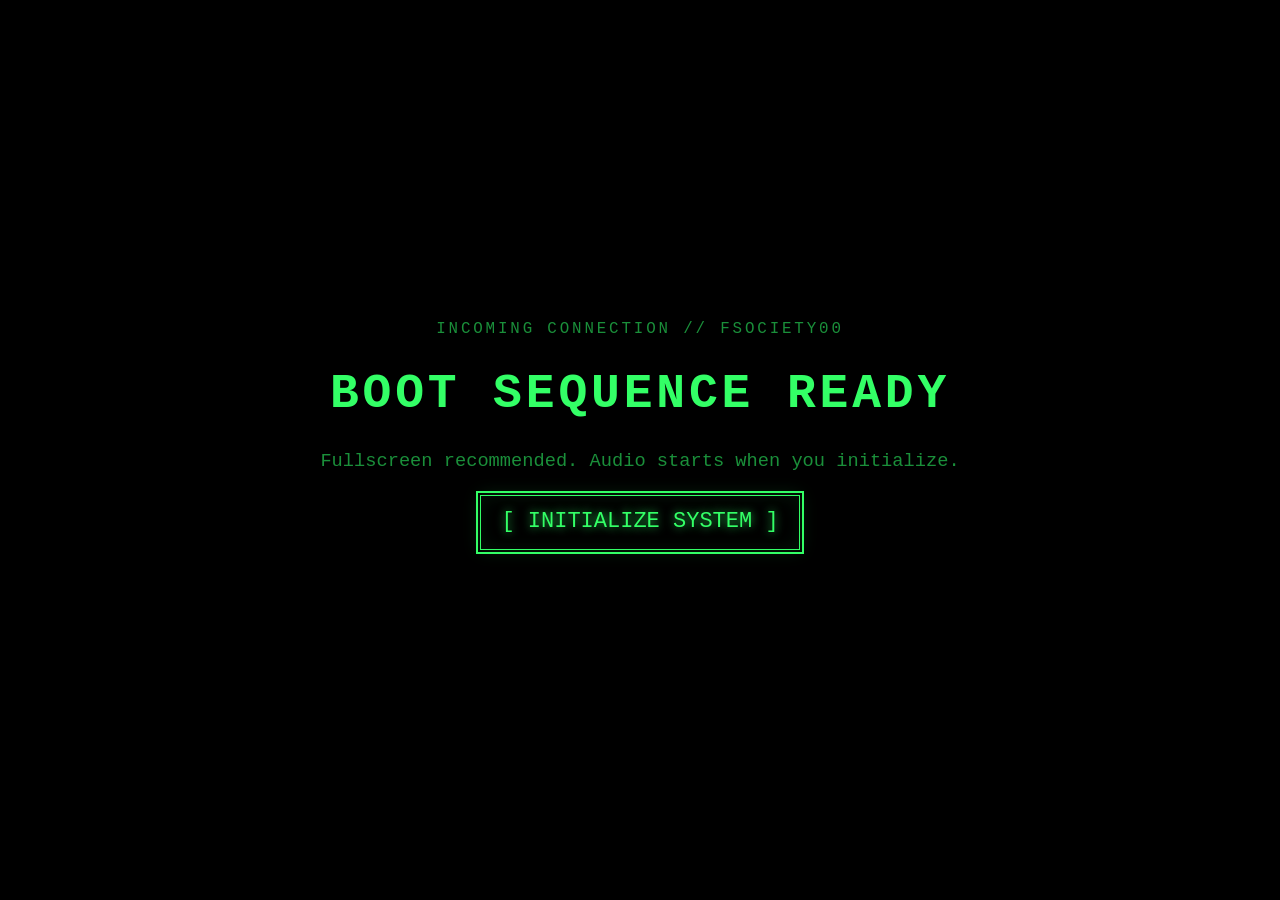
<file: sites/fsociety00/public/index.html>
<!DOCTYPE html>
<html lang="en">
<head>
  <meta charset="UTF-8">
  <meta name="viewport" content="width=device-width, initial-scale=1">
  <meta name="description" content="An interactive terminal story. Find the key before the trace finds you.">
  <meta name="theme-color" content="#000000">
  <meta property="og:title" content="fsociety00">
  <meta property="og:description" content="An interactive terminal story. Find the key before the trace finds you.">
  <meta property="og:type" content="website">
  <link rel="icon" href="favicon.svg" type="image/svg+xml" sizes="any">
  <!-- sdb9 :: layer 1/3 :: ghost -->
  <meta name="sdb9-part-one" content="ghost">
  <title>fsociety00</title>
  <link rel="stylesheet" href="styles.css">
</head>
<body>
  <canvas id="rain" aria-hidden="true"></canvas>
  <dialog class="launch" id="launch" aria-labelledby="launchTitle">
    <div class="launch-signal">INCOMING CONNECTION // FSOCIETY00</div>
    <h1 id="launchTitle">BOOT SEQUENCE READY</h1>
    <p>Fullscreen recommended. Audio starts when you initialize.</p>
    <button id="initialize" type="button">
      <span class="initialize-label">[ INITIALIZE SYSTEM ]</span>
      <span class="initialize-progress" aria-hidden="true"></span>
    </button>
    <div class="launch-status" id="launchStatus" aria-live="polite"></div>
  </dialog>
  <div class="screen" id="screen">
    <div class="output" id="output" role="log" aria-live="off" aria-label="Terminal output"></div>
    <div class="sr-only" id="srAnnouncer" aria-live="polite" aria-relevant="additions"></div>
    <div class="line" id="promptLine" hidden>
      <span class="prompt">guest@fsociety00:~$</span>
      <span class="cursor"></span>
    </div>
    <button class="skip" id="skipHint" type="button" aria-label="Hold for 3 seconds to skip the boot sequence" hidden>
      <span class="skip-label">HOLD 3S // SKIP BOOT</span>
      <span class="skip-progress" aria-hidden="true"></span>
    </button>
  </div>
  <button class="case-trigger" id="caseTrigger" type="button" aria-label="Open evidence board" hidden>
    <span>CASE FILE</span><span class="case-count">00</span>
  </button>
  <div class="shutdown-sequence" id="shutdownSequence" role="status" aria-live="assertive" hidden>
    <div class="shutdown-frame">
      <div class="shutdown-mark">FSOCIETY00 <span>///</span> CONSOLE CONTROL</div>
      <div class="shutdown-kicker" id="shutdownKicker">LOCAL DISPLAY // POWER DOWN</div>
      <h2 class="shutdown-title" id="shutdownTitle">CLOSING<br>SESSION</h2>
      <div class="shutdown-readout">
        <span id="shutdownPhase">FLUSHING LOCAL STATE</span>
        <span id="shutdownCounter">01 / 04</span>
      </div>
      <div class="shutdown-meter"><span id="shutdownMeter"></span></div>
      <div class="shutdown-events" id="shutdownEvents"></div>
    </div>
    <div class="shutdown-crosshair" aria-hidden="true"><i></i><i></i></div>
  </div>
  <dialog class="power-panel" id="powerPanel" aria-labelledby="powerTitle">
    <div class="power-label">FSOCIETY00 // EMERGENCY SHUTDOWN</div>
    <div class="power-title" id="powerTitle">SESSION<br>TERMINATED</div>
    <div class="power-status" id="powerStatus">REMOTE SESSION CLOSED <span>///</span> LOCAL DISPLAY OFFLINE</div>
    <div class="power-core" aria-hidden="true"><span></span></div>
    <div class="power-rule"></div>
    <div class="power-boot-log" id="powerBootLog" aria-live="polite">AWAITING LOCAL INPUT</div>
    <button class="reboot" id="restartControl" type="button">[ REBOOT SYSTEM ]</button>
    <div class="power-foot">PRESS TO RE-ESTABLISH LINK</div>
  </dialog>
  <script type="module" src="js/story.js"></script>
</body>
</html>
</file>
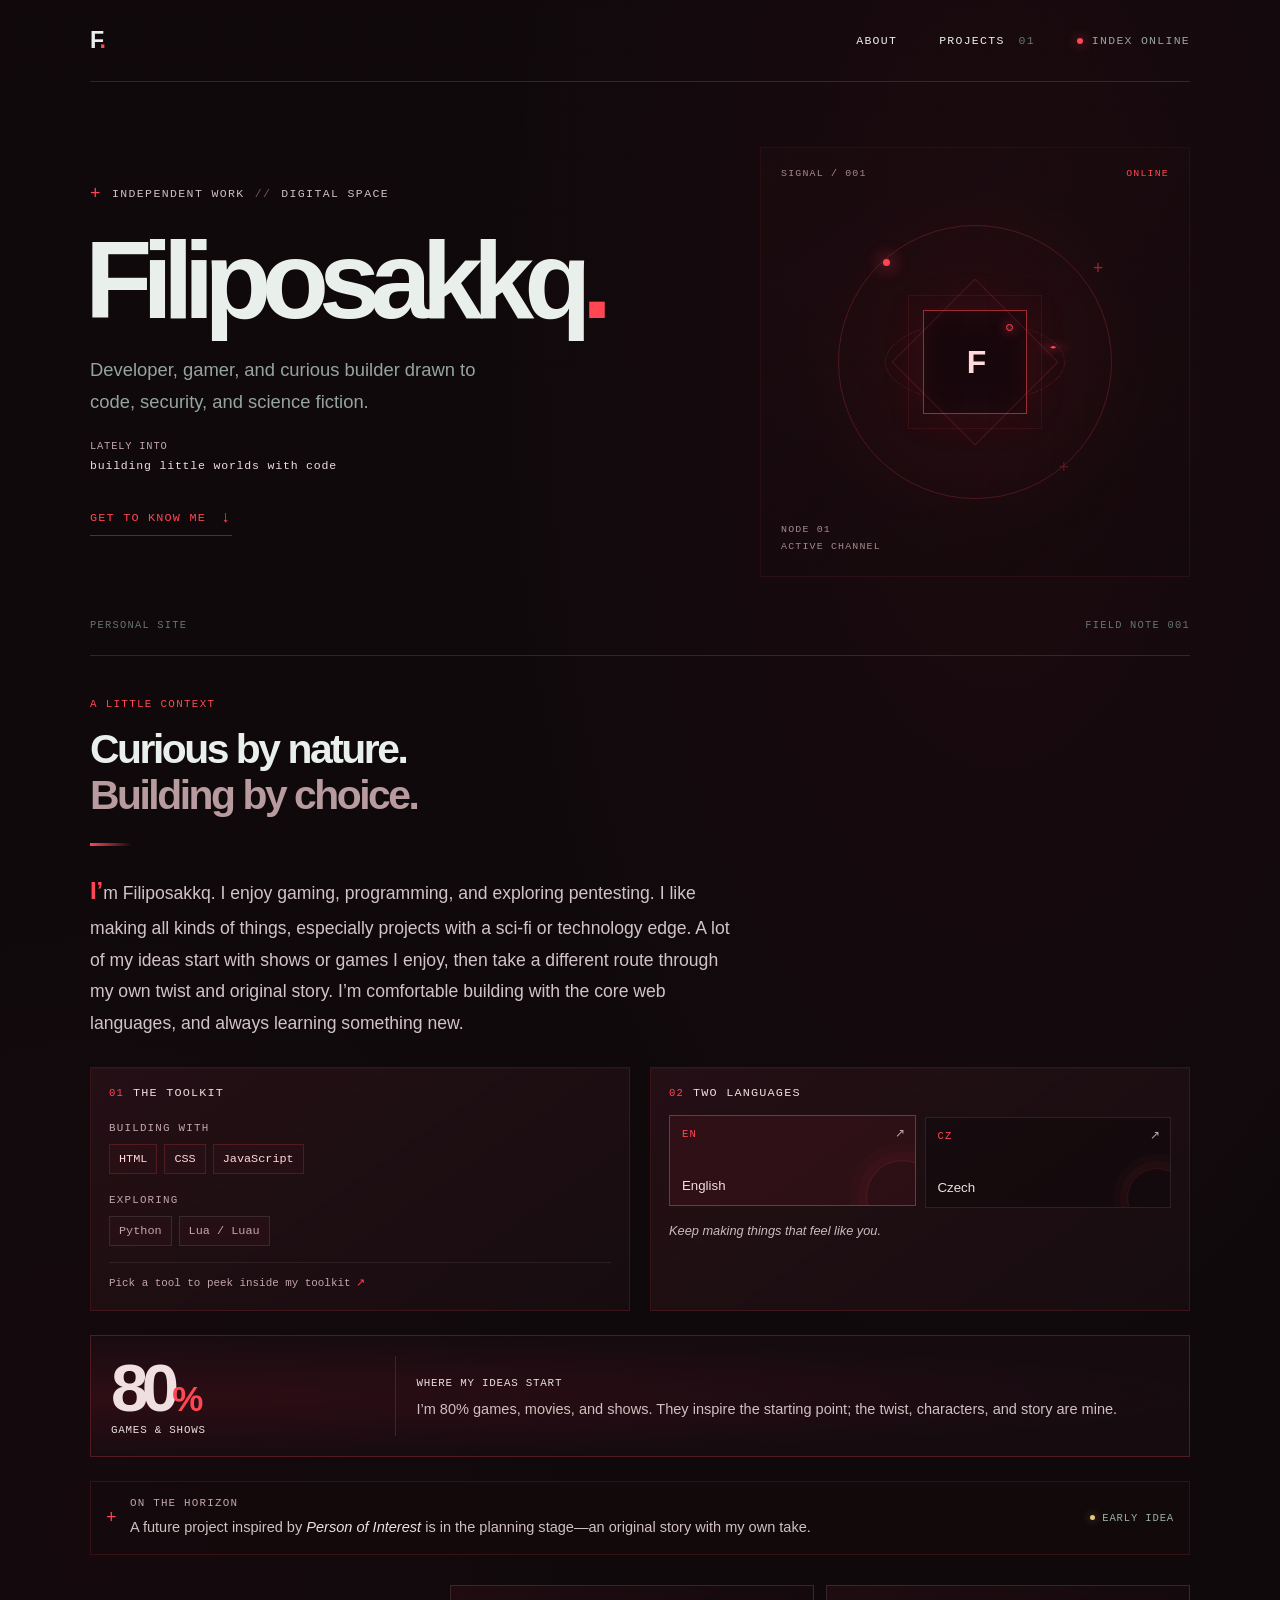
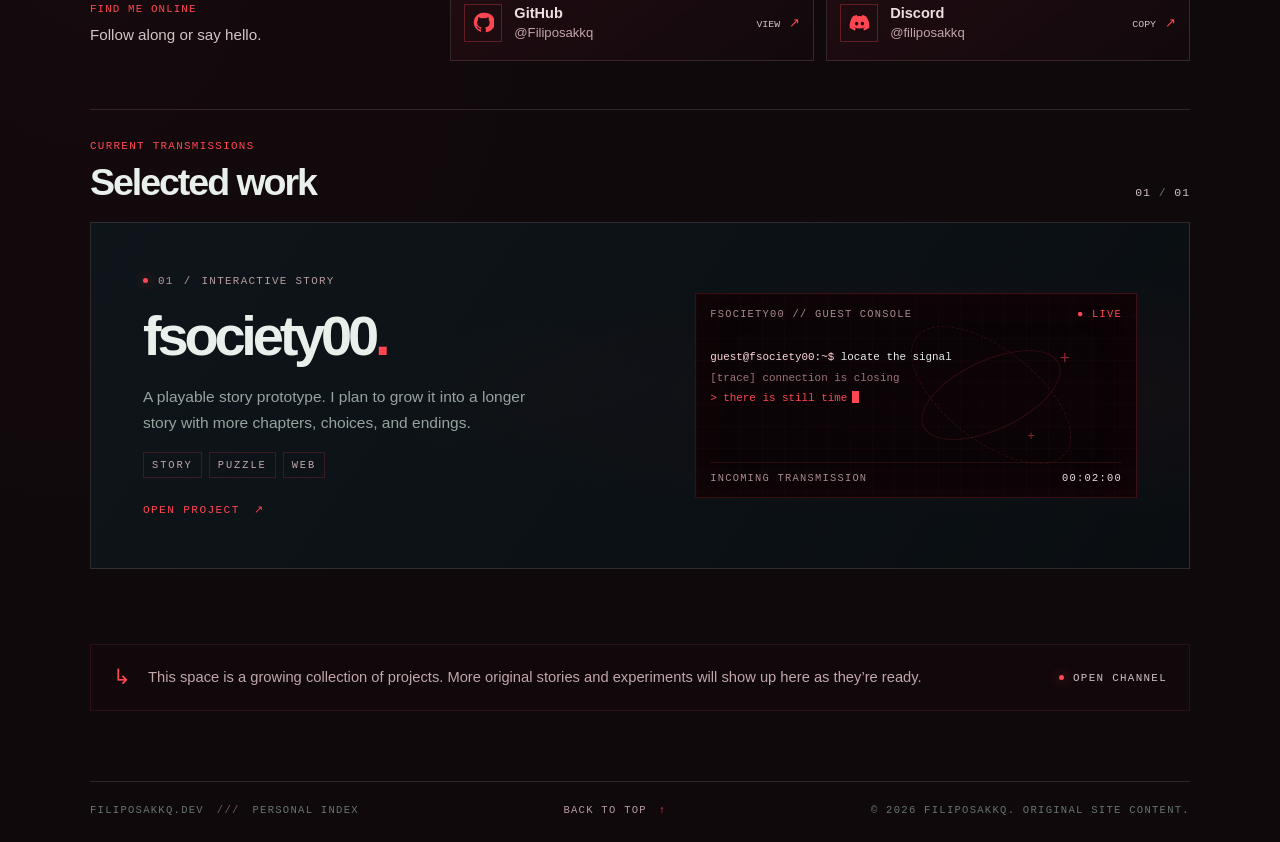
<file: sites/main/public/index.html>
<!DOCTYPE html>
<html lang="en">
<head>
  <meta charset="UTF-8">
  <meta name="viewport" content="width=device-width, initial-scale=1">
  <meta name="description" content="Filiposakkq: a gamer and builder making original stories and projects inspired by games and shows.">
  <meta name="theme-color" content="#10090c">
  <title>Filiposakkq</title>
  <link rel="icon" type="image/svg+xml" href="favicon.svg">
  <link rel="stylesheet" href="styles.css">
</head>
<body>
  <a class="skip-link" href="#main">Skip to content</a>
  <div class="ambient-grid" aria-hidden="true"></div>
  <main class="page" id="main">
    <header class="site-header">
      <a class="wordmark" href="#main" aria-label="Filiposakkq home">F<span>.</span></a>
      <nav class="site-nav" aria-label="Main navigation">
        <a href="#about">ABOUT</a>
        <a href="#projects">PROJECTS <span>01</span></a>
        <span class="connection-state"><i aria-hidden="true"></i> INDEX ONLINE</span>
      </nav>
    </header>

    <section class="intro" aria-labelledby="page-title">
      <div class="intro-copy">
        <p class="eyebrow"><span class="eyebrow-mark" aria-hidden="true">+</span> INDEPENDENT WORK <span class="slash">//</span> DIGITAL SPACE</p>
        <h1 id="page-title">Filiposakkq<span class="period">.</span></h1>
        <p class="summary">Developer, gamer, and curious builder drawn to code, security, and science fiction.</p>
        <p class="hero-current"><span>LATELY INTO</span><b id="currentInterest">building little worlds with code</b></p>
        <a class="explore-link" href="#about">GET TO KNOW ME <span aria-hidden="true">↓</span></a>
      </div>
      <div class="signal-art" aria-hidden="true">
        <div class="signal-art-grid"></div>
        <div class="orbit orbit-outer"><span></span></div>
        <div class="orbit orbit-inner"><span></span></div>
        <div class="signal-core"><b>F</b><i></i></div>
        <span class="signal-label signal-label-top">SIGNAL / 001</span>
        <span class="signal-label signal-label-right">ONLINE</span>
        <span class="signal-cross signal-cross-one">+</span>
        <span class="signal-cross signal-cross-two">+</span>
        <span class="signal-coordinate">NODE 01<br>ACTIVE CHANNEL</span>
      </div>
      <div class="intro-index" aria-hidden="true"><span>PERSONAL SITE</span><span>FIELD NOTE 001</span></div>
    </section>

    <section class="about" id="about" aria-labelledby="about-title">
      <div class="about-heading">
        <p class="section-kicker">A LITTLE CONTEXT</p>
        <h2 id="about-title">Curious by nature.<br><span>Building by choice.</span></h2>
      </div>
      <div class="about-content">
        <p class="about-bio">I’m Filiposakkq. I enjoy gaming, programming, and exploring pentesting. I like making all kinds of things, especially projects with a sci-fi or technology edge. A lot of my ideas start with shows or games I enjoy, then take a different route through my own twist and original story. I’m comfortable building with the core web languages, and always learning something new.</p>
        <div class="about-details">
          <section class="detail-block" aria-labelledby="tools-title">
            <h3 id="tools-title"><span>01</span> THE TOOLKIT</h3>
            <div class="skill-group">
              <span class="skill-label">BUILDING WITH</span>
              <ul class="skill-list">
                <li><button class="tool-chip" type="button" data-tool-info="HTML // the structure behind a page" aria-pressed="false" aria-controls="toolkitNote">HTML</button></li>
                <li><button class="tool-chip" type="button" data-tool-info="CSS // layouts, colors, and visual details" aria-pressed="false" aria-controls="toolkitNote">CSS</button></li>
                <li><button class="tool-chip" type="button" data-tool-info="JavaScript // interactions that bring a page to life" aria-pressed="false" aria-controls="toolkitNote">JavaScript</button></li>
              </ul>
            </div>
            <div class="skill-group">
              <span class="skill-label">EXPLORING</span>
              <ul class="skill-list skill-list-muted">
                <li><button class="tool-chip" type="button" data-tool-info="Python // one of the languages I'm exploring" aria-pressed="false" aria-controls="toolkitNote">Python</button></li>
                <li><button class="tool-chip" type="button" data-tool-info="Lua / Luau // still experimenting and learning" aria-pressed="false" aria-controls="toolkitNote">Lua / Luau</button></li>
              </ul>
            </div>
            <p class="toolkit-note" id="toolkitNote" aria-live="polite">Pick a tool to peek inside my toolkit</p>
          </section>
          <section class="detail-block" aria-labelledby="languages-title">
            <h3 id="languages-title"><span>02</span> TWO LANGUAGES</h3>
            <div class="language-switcher" role="group" aria-label="Choose a language to see a phrase">
              <button class="language-card is-active" type="button" data-phrase="Keep making things that feel like you." aria-pressed="true">
                <span class="language-code">EN</span><span class="language-name">English</span><span class="language-mark" aria-hidden="true">↗</span>
              </button>
              <button class="language-card" type="button" data-phrase="Tvoř dál po svém." aria-pressed="false">
                <span class="language-code">CZ</span><span class="language-name">Czech</span><span class="language-mark" aria-hidden="true">↗</span>
              </button>
            </div>
            <p class="language-phrase" id="languagePhrase" aria-live="polite">Keep making things that feel like you.</p>
          </section>
        </div>
        <section class="inspiration-card" aria-label="What inspires my projects">
          <div class="inspiration-stat"><strong>80<span>%</span></strong><span>GAMES &amp; SHOWS</span></div>
          <div class="inspiration-copy">
            <span class="inspiration-label">WHERE MY IDEAS START</span>
            <p>I’m 80% games, movies, and shows. They inspire the starting point; the twist, characters, and story are mine.</p>
          </div>
        </section>
        <div class="next-project">
          <span class="next-project-mark" aria-hidden="true">+</span>
          <span class="next-project-label">ON THE HORIZON</span>
          <p>A future project inspired by <em>Person of Interest</em> is in the planning stage—an original story with my own take.</p>
          <span class="next-project-state"><i aria-hidden="true"></i> EARLY IDEA</span>
        </div>
        <section class="contact-links" aria-label="Find me online">
          <div class="contact-heading">
            <span class="contact-label">FIND ME ONLINE</span>
            <p>Follow along or say hello.</p>
          </div>
          <div class="contact-cards">
            <a class="contact-card" href="https://github.com/Filiposakkq" target="_blank" rel="noreferrer">
              <span class="contact-icon" aria-hidden="true">
                <svg viewBox="0 0 24 24" focusable="false"><path d="M12 .9a11.1 11.1 0 0 0-3.51 21.63c.56.1.76-.24.76-.54v-2.08c-3.1.67-3.76-1.32-3.76-1.32-.5-1.28-1.24-1.62-1.24-1.62-1.01-.69.08-.68.08-.68 1.12.08 1.71 1.15 1.71 1.15 1 .1.76 2.07 3.18 1.56.1-.72.39-1.21.7-1.49-2.48-.28-5.09-1.24-5.09-5.52 0-1.22.44-2.22 1.15-3-.12-.28-.5-1.42.11-2.96 0 0 .94-.3 3.05 1.15a10.6 10.6 0 0 1 5.55 0c2.12-1.45 3.05-1.15 3.05-1.15.61 1.54.23 2.68.11 2.96.72.78 1.15 1.78 1.15 3 0 4.29-2.61 5.23-5.1 5.51.4.35.75 1.03.75 2.08v3.08c0 .3.2.65.77.54A11.1 11.1 0 0 0 12 .9Z"/></svg>
              </span>
              <span class="contact-card-copy"><strong>GitHub</strong><span>@Filiposakkq</span></span>
              <span class="contact-card-action" aria-hidden="true">VIEW <b>↗</b></span>
              <span class="sr-only"> (opens in new tab)</span>
            </a>
            <button class="contact-card contact-card-copy-button" type="button" data-copy-value="@filiposakkq">
              <span class="contact-icon" aria-hidden="true">
                <svg viewBox="0 0 24 24" focusable="false"><path d="M19.73 5.02a19.3 19.3 0 0 0-4.76-1.48l-.58 1.19a17.8 17.8 0 0 0-4.78 0l-.59-1.19a19.3 19.3 0 0 0-4.76 1.48C1.25 9.47.43 13.82.84 18.1a19.5 19.5 0 0 0 5.84 2.96l1.26-2.05c-.69-.24-1.35-.54-1.98-.89l.49-.38a13.8 13.8 0 0 0 11.1 0l.49.38c-.63.35-1.29.65-1.98.89l1.26 2.05a19.5 19.5 0 0 0 5.84-2.96c.49-4.96-.84-9.27-3.43-13.08ZM8.69 15.45c-1.08 0-1.97-.99-1.97-2.2s.87-2.2 1.97-2.2c1.11 0 1.99 1 1.97 2.2 0 1.21-.87 2.2-1.97 2.2Zm6.62 0c-1.08 0-1.97-.99-1.97-2.2s.87-2.2 1.97-2.2c1.11 0 1.99 1 1.97 2.2 0 1.21-.86 2.2-1.97 2.2Z"/></svg>
              </span>
              <span class="contact-card-copy"><strong>Discord</strong><span>@filiposakkq</span></span>
              <span class="contact-card-action" data-copy-label><span class="copy-text">COPY </span><b>↗</b></span>
            </button>
          </div>
          <span class="contact-status" id="contactStatus" aria-live="polite"></span>
        </section>
      </div>
    </section>

    <section class="projects" id="projects" aria-labelledby="projects-title">
      <div class="section-heading">
        <div>
          <p class="section-kicker">CURRENT TRANSMISSIONS</p>
          <h2 id="projects-title">Selected work</h2>
        </div>
        <span class="project-count">01 <i>/</i> 01</span>
      </div>
      <a class="project-card" href="https://fsociety.filiposakkq.dev/" aria-label="fsociety00 — An interactive terminal story prototype">
        <div class="project-copy">
          <span class="project-index"><i aria-hidden="true"></i> 01 <span aria-hidden="true">/</span> INTERACTIVE STORY</span>
          <span class="project-name">fsociety00<span class="project-period">.</span></span>
          <span class="project-description">A playable story prototype. I plan to grow it into a longer story with more chapters, choices, and endings.</span>
          <span class="project-tags"><i>STORY</i><i>PUZZLE</i><i>WEB</i></span>
          <span class="project-link">OPEN PROJECT <span aria-hidden="true">↗</span></span>
        </div>
        <div class="project-visual" aria-hidden="true">
          <div class="visual-topline"><span>FSOCIETY00 // GUEST CONSOLE</span><span>● LIVE</span></div>
          <div class="visual-terminal">
            <p><span class="terminal-prompt">guest@fsociety00:~$</span> locate the signal</p>
            <p class="terminal-dim">[trace] connection is closing</p>
            <p class="terminal-success">&gt; there is still time<span class="terminal-cursor"></span></p>
          </div>
          <div class="visual-footer"><span>INCOMING TRANSMISSION</span><span>00:02:00</span></div>
          <div class="visual-orbit visual-orbit-one"></div>
          <div class="visual-orbit visual-orbit-two"></div>
          <span class="visual-cross visual-cross-one">+</span>
          <span class="visual-cross visual-cross-two">+</span>
        </div>
        <span class="card-corner card-corner-one" aria-hidden="true"></span>
        <span class="card-corner card-corner-two" aria-hidden="true"></span>
      </a>
    </section>

    <section class="site-note" aria-label="About this site">
      <span class="note-mark" aria-hidden="true">↳</span>
      <p>This space is a growing collection of projects. More original stories and experiments will show up here as they’re ready.</p>
      <span class="note-status"><i aria-hidden="true"></i> OPEN CHANNEL</span>
    </section>

    <footer class="site-footer">
      <span>FILIPOSAKKQ.DEV <i>///</i> PERSONAL INDEX</span>
      <a href="#main">BACK TO TOP <span aria-hidden="true">↑</span></a>
      <span>© 2026 FILIPOSAKKQ. ORIGINAL SITE CONTENT.</span>
    </footer>
  </main>
  <dialog class="easter-egg" id="easterEgg" aria-labelledby="easterTitle" aria-describedby="easterMessage">
    <button class="easter-close" type="button" aria-label="Close hidden message">×</button>
    <p class="section-kicker">UNAUTHORIZED TRANSMISSION // 001</p>
    <h2 id="easterTitle">You found the backdoor.</h2>
    <p id="easterMessage">A little nod to <em>Mr. Robot</em>, fsociety, and stories that make you question the system. This one is yours to rewrite.</p>
    <span class="easter-signoff">fsociety00 <i>///</i> YOUR MOVE</span>
  </dialog>
  <script src="script.js"></script>
</body>
</html>
</file>
<file: sites/fsociety00/public/styles.css>
:root {
  --bg: #000;
  --fg: #33ff66;
  --dim: #1a8f3a;
  --warn: #ff3b3b;
  /* sdb9 :: layer 2/3 :: shell */
  --sdb9-part-two: "shell";
}
.power-core::before, .power-core::after {
  content: "";
  position: absolute;
  inset: -12px;
  border: 1px solid rgba(255, 59, 59, 0.22);
  border-radius: 50%;
}
.power-core::after {
  inset: -22px;
  border-style: dashed;
  opacity: 0.45;
}

* { box-sizing: border-box; }

[hidden] { display: none !important; }

html { -webkit-text-size-adjust: 100%; }
html, body {
  overflow-x: hidden;
  scrollbar-width: none;
  -ms-overflow-style: none;
}
html::-webkit-scrollbar, body::-webkit-scrollbar, *::-webkit-scrollbar {
  display: none;
  width: 0;
  height: 0;
}

html, body {
  margin: 0;
  min-height: 100%;
  background: var(--bg);
  color: var(--fg);
  font-family: 'Courier New', monospace;
  font-size: clamp(18px, 4.8vw, 22px);
  line-height: 1.3;
}

::selection {
  color: #000;
  background: var(--fg);
  text-shadow: none;
}

::-moz-selection {
  color: #000;
  background: var(--fg);
  text-shadow: none;
}

.screen {
  min-height: 100vh;
  min-height: 100dvh;
  padding: clamp(12px, 4vw, 24px);
  padding-top: max(clamp(12px, 4vw, 24px), env(safe-area-inset-top));
  padding-left: max(clamp(12px, 4vw, 24px), env(safe-area-inset-left));
  padding-right: max(clamp(12px, 4vw, 24px), env(safe-area-inset-right));
  padding-bottom: max(clamp(12px, 4vw, 24px), env(safe-area-inset-bottom));
  text-shadow: 0 0 6px rgba(51, 255, 102, 0.6);
  animation: power-on 0.6s ease-out;
  position: relative;
  z-index: 2;
}

/* scanlines */
body::after {
  content: "";
  position: fixed;
  inset: 0;
  pointer-events: none;
  background: repeating-linear-gradient(
    to bottom,
    rgba(0, 0, 0, 0) 0,
    rgba(0, 0, 0, 0) 2px,
    rgba(0, 0, 0, 0.25) 3px
  );
}

.output {
  margin: 0 0 8px;
  overflow-wrap: anywhere;
}

.output .dim  { color: var(--dim); }
.output .warn { color: var(--warn); text-shadow: 0 0 6px rgba(255, 59, 59, 0.7); }
.output .big  { font-size: 1.9em; letter-spacing: 0.08em; margin: 0.4em 0; }
/* The third voice <???> (story-data/voices.js). #4da6ff on #000 is 8.21:1 (node tools/contrast.mjs); a static glow only. */
.output .voice-blue { color: #4da6ff; text-shadow: 0 0 6px rgba(77, 166, 255, 0.45); }

.line {
  display: flex;
  flex-wrap: wrap;
  gap: 4px 10px;
  align-items: center;
}

.prompt { color: var(--dim); }

.cursor {
  display: inline-block;
  width: 0.5em;
  height: 1em;
  background: var(--fg);
  box-shadow: 0 0 8px var(--fg);
  animation: blink 1s steps(1) infinite;
}

.skip {
  appearance: none;
  position: fixed;
  z-index: 4;
  right: max(16px, env(safe-area-inset-right));
  bottom: max(12px, env(safe-area-inset-bottom));
  display: grid;
  gap: 5px;
  min-width: 104px;
  padding: 5px 8px;
  border: 1px solid rgba(26, 143, 58, 0.3);
  background: rgba(0, 0, 0, 0.5);
  color: var(--dim);
  opacity: 1;
  font: inherit;
  font-size: max(11px, 0.58em);
  letter-spacing: 0.12em;
  text-align: left;
  cursor: pointer;
  -webkit-tap-highlight-color: transparent;
  transition: opacity 300ms, border-color 300ms, color 300ms;
}
.skip:hover, .skip:focus-visible, .skip.holding {
  opacity: 1;
  border-color: var(--dim);
}
.skip:focus-visible { outline: 1px solid var(--fg); outline-offset: 3px; }
.skip-progress {
  display: block;
  height: 2px;
  background: rgba(26, 143, 58, 0.2);
  transform: scaleX(var(--hold-progress, 0));
  transform-origin: left;
  transition: transform 40ms linear;
}
.skip.holding { color: var(--fg); }
.skip.holding .skip-progress { background: var(--fg); }
.skip.done { opacity: 0; pointer-events: none; }
.skip:disabled { cursor: default; }
.skip:disabled .skip-label { color: var(--dim); }

/* Native <dialog>s: reset the UA box, and only use display:flex while open (a display set here would
   otherwise defeat the UA rule that hides a closed dialog). */
dialog.launch, dialog.power-panel {
  width: 100%;
  height: 100%;
  max-width: none;
  max-height: none;
  margin: 0;
  border: 0;
  color: inherit;
  font: inherit;
  overflow: hidden;
}
dialog.launch:not([open]), dialog.power-panel:not([open]) { display: none; }
dialog.launch::backdrop, dialog.power-panel::backdrop { background: #000; }

.sr-only {
  position: absolute;
  width: 1px;
  height: 1px;
  margin: -1px;
  padding: 0;
  overflow: hidden;
  clip: rect(0 0 0 0);
  clip-path: inset(50%);
  white-space: nowrap;
  border: 0;
}

.launch, .power-panel {
  position: fixed;
  inset: 0;
  display: flex;
  flex-direction: column;
  align-items: center;
  justify-content: center;
  padding: 24px;
  text-align: center;
  background: #000;
}

.launch { z-index: 9; gap: 14px; }
.launch {
  transition: opacity 520ms ease, transform 520ms cubic-bezier(.2,.8,.2,1), filter 520ms ease;
}
.launch.initializing h1 { animation: launch-lock 800ms ease-in-out both; }
.launch.initializing .launch-signal { animation: launch-signal-lock 600ms ease both; }
.launch.departing { opacity: 0; filter: brightness(2.4); transform: scale(1.04); }
.launch h1 {
  margin: 0.2em 0;
  font-size: clamp(28px, 7vw, 48px);
  letter-spacing: 0.08em;
}
.launch-signal, .power-label, .power-status, .power-foot {
  color: var(--dim);
  font-size: 0.72em;
  letter-spacing: 0.18em;
}
.launch p { margin: 0 0 8px; color: var(--dim); font-size: 0.85em; }
.launch button, .reboot {
  padding: 12px 20px;
  border: 1px solid var(--fg);
  background: transparent;
  color: var(--fg);
  font: inherit;
  cursor: pointer;
  text-shadow: 0 0 10px rgba(51, 255, 102, 0.8);
  box-shadow: 0 0 18px rgba(51, 255, 102, 0.15), inset 0 0 18px rgba(51, 255, 102, 0.08);
  animation: signal-pulse 2.4s ease-in-out infinite;
}
.launch button:hover, .reboot:hover {
  background: var(--fg);
  color: #000;
  text-shadow: none;
}
.launch button { position: relative; overflow: hidden; }
.launch button:disabled { cursor: wait; }
.initialize-progress {
  position: absolute;
  inset: auto 0 0;
  height: 2px;
  background: var(--fg);
  box-shadow: 0 0 12px var(--fg);
  transform: scaleX(0);
  transform-origin: left;
}
.launch.initializing .initialize-progress { animation: initialize-progress 2.1s cubic-bezier(.2,.7,.25,1) forwards; }
.launch-status {
  min-height: 1.3em;
  color: var(--dim);
  font-size: 0.62em;
  letter-spacing: 0.16em;
}

.power-panel {
  z-index: 10;
  isolation: isolate;
  overflow: hidden;
  gap: 22px;
  background:
    radial-gradient(ellipse at center, rgba(75, 0, 0, 0.24), transparent 62%),
    #000;
}
.power-panel::before, .power-panel::after {
  content: "";
  position: absolute;
  z-index: -1;
  pointer-events: none;
}
.power-panel::before {
  inset: 0;
  opacity: 0.22;
  background: repeating-linear-gradient(0deg, transparent 0 3px, rgba(255, 59, 59, 0.12) 4px);
  animation: power-scan 8s linear infinite;
}
.power-panel::after {
  width: min(520px, 90vw);
  aspect-ratio: 1;
  border: 1px solid rgba(255, 59, 59, 0.12);
  border-radius: 50%;
  box-shadow: 0 0 70px rgba(255, 0, 0, 0.08), inset 0 0 70px rgba(255, 0, 0, 0.07);
  animation: core-rotate 24s linear infinite;
}
.power-panel[open] { animation: panel-boot 900ms cubic-bezier(.2,.8,.2,1) both; }
.power-panel.rebooting[open] { animation: panel-restore 3.75s cubic-bezier(.16,1,.3,1) both; }
.power-label { color: var(--warn); }
.power-title {
  color: #e8e8e8;
  font-size: clamp(48px, 12vw, 100px);
  line-height: 0.82;
  letter-spacing: 0.08em;
  text-shadow: 0 0 8px rgba(255, 59, 59, 0.9), 0 0 34px rgba(255, 0, 0, 0.45);
  animation: title-flicker 3s steps(1) infinite;
}
.power-status { color: var(--warn); font-size: 0.65em; }
.power-status span { color: #777; }
.power-core {
  position: relative;
  display: grid;
  place-items: center;
  width: 54px;
  height: 54px;
  border: 1px solid rgba(255, 59, 59, 0.42);
  border-radius: 50%;
  box-shadow: 0 0 18px rgba(255, 59, 59, 0.18), inset 0 0 12px rgba(255, 59, 59, 0.16);
  animation: core-pulse 2.8s ease-in-out infinite;
}
.power-core span {
  width: 12px;
  height: 12px;
  border-radius: 50%;
  background: var(--warn);
  box-shadow: 0 0 14px var(--warn), 0 0 30px rgba(255, 59, 59, 0.65);
}
.power-rule {
  width: min(320px, 70vw);
  height: 1px;
  background: linear-gradient(90deg, transparent, var(--warn), transparent);
  box-shadow: 0 0 14px var(--warn);
}
.reboot {
  position: relative;
  overflow: hidden;
  border-color: var(--fg);
  background: var(--fg);
  color: #001707;
  text-shadow: 0 0 14px rgba(51, 255, 102, 0.72);
  box-shadow: 0 0 24px rgba(51, 255, 102, 0.42), inset 0 0 18px rgba(0, 0, 0, 0.12);
  animation: reboot-pulse 1.7s ease-in-out infinite;
  transition: transform 180ms, box-shadow 180ms, background 180ms;
}
.reboot::after {
  content: "";
  position: absolute;
  inset: 0;
  background: linear-gradient(110deg, transparent 22%, rgba(255, 255, 255, 0.5) 48%, transparent 72%);
  transform: translateX(-120%);
  animation: reboot-sheen 3.6s ease-in-out infinite;
  pointer-events: none;
}
.reboot:hover { background: #8bffae; color: #001707; transform: translateY(-2px); box-shadow: 0 0 34px rgba(51, 255, 102, 0.7); }
.reboot:active { transform: translateY(0) scale(0.98); }
.reboot:disabled { opacity: 1; cursor: progress; }
.power-foot { color: #7a7a7a; font-size: max(11px, 0.58em); }
.power-boot-log {
  min-height: 1.4em;
  color: var(--fg);
  font-size: 0.63em;
  letter-spacing: 0.16em;
  text-shadow: 0 0 12px rgba(51, 255, 102, 0.72);
}
.power-panel.rebooting .power-label,
.power-panel.rebooting .power-status,
.power-panel.rebooting .power-foot,
.power-panel.rebooting .power-boot-log { color: var(--fg); }
.power-panel.rebooting::before {
  opacity: 0.4;
  background: repeating-linear-gradient(0deg, transparent 0 3px, rgba(51, 255, 102, 0.12) 4px);
}
.power-panel.rebooting::after {
  border-color: rgba(51, 255, 102, 0.26);
  box-shadow: 0 0 90px rgba(51, 255, 102, 0.18), inset 0 0 90px rgba(51, 255, 102, 0.12);
  animation-duration: 3.2s;
}
.power-panel.rebooting {
  gap: 17px;
  background:
    radial-gradient(ellipse at center, rgba(0, 90, 30, 0.28), transparent 62%),
    #000;
}
.power-panel.rebooting .power-title {
  color: var(--fg);
  text-shadow: 0 0 10px rgba(51, 255, 102, 0.92), 0 0 44px rgba(51, 255, 102, 0.45);
  animation: restore-title 3.75s cubic-bezier(.16,1,.3,1) both;
}
.power-panel.rebooting .power-status span { color: var(--fg); }
.power-panel.rebooting .power-rule {
  background: linear-gradient(90deg, transparent, var(--fg), transparent);
  box-shadow: 0 0 18px var(--fg);
  animation: restore-rule 3s ease-in-out both;
}
.power-panel.rebooting .power-core {
  border-color: rgba(51, 255, 102, 0.82);
  box-shadow: 0 0 28px rgba(51, 255, 102, 0.34), inset 0 0 22px rgba(51, 255, 102, 0.2);
  animation: core-restore 3.75s cubic-bezier(.2,.8,.2,1) both;
}
.power-panel.rebooting .power-core::before {
  border-color: rgba(51, 255, 102, 0.72);
  animation: core-ring 2.2s cubic-bezier(.2,.7,.3,1) infinite;
}
.power-panel.rebooting .power-core::after {
  border-color: rgba(51, 255, 102, 0.3);
  animation: core-ring 3.1s linear infinite reverse;
}
.power-panel.rebooting .power-core span {
  background: #fff;
  box-shadow: 0 0 18px #fff, 0 0 48px var(--fg);
  animation: restore-core-light 1.2s ease-in-out infinite alternate;
}
.power-panel.rebooting .reboot {
  background: var(--fg);
  color: #001707;
  animation: restore-button 3.75s ease-in-out both;
}
.power-panel.rebooting .reboot::after { animation-duration: 1.1s; }
.power-panel.rebooting .power-boot-log { animation: restore-log 600ms steps(2) infinite; }

.screen.intrusion {
  animation: intrusion-hit 180ms steps(2) infinite;
}
.breach-sequence {
  position: fixed;
  inset: 0;
  z-index: 8;
  display: grid;
  place-items: center;
  padding: 22px;
  background: rgba(0, 0, 0, 0.88);
  animation: breach-in 250ms steps(2) both;
}
.breach-frame {
  width: min(540px, 100%);
  padding: clamp(18px, 5vw, 36px);
  border: 1px solid rgba(255, 59, 59, 0.8);
  background:
    repeating-linear-gradient(0deg, transparent 0 3px, rgba(255, 0, 0, 0.04) 4px),
    #080000;
  box-shadow: 0 0 34px rgba(255, 0, 0, 0.24), inset 0 0 40px rgba(255, 0, 0, 0.08);
  text-align: left;
}
.breach-kicker { color: var(--warn); font-size: 0.7em; letter-spacing: 0.2em; }
.breach-title {
  margin: 16px 0;
  color: #fff;
  font-size: clamp(30px, 8vw, 56px);
  line-height: 0.95;
  letter-spacing: 0.04em;
  text-shadow: 0 0 14px rgba(255, 59, 59, 0.8);
}
.breach-feed { min-height: 7em; color: var(--warn); font-size: 0.8em; }
.breach-feed div { margin: 0.35em 0; }
.breach-track { height: 4px; margin-top: 20px; background: #281010; overflow: hidden; }
.breach-track span {
  display: block;
  width: 100%;
  height: 100%;
  background: var(--warn);
  box-shadow: 0 0 14px var(--warn);
  transform-origin: right;
  transition: transform 1050ms linear;
}

.shutdown-sequence {
  position: fixed;
  inset: 0;
  z-index: 8;
  display: grid;
  place-items: center;
  overflow: hidden;
  padding: 20px;
  background:
    radial-gradient(ellipse at 50% 52%, rgba(70, 0, 0, 0.12), transparent 60%),
    rgba(0, 0, 0, 0.58);
  color: #f4eaea;
  animation: shutdown-arrive 700ms cubic-bezier(.2,.8,.2,1) both;
}
.shutdown-sequence[hidden] { display: none; }
.shutdown-frame {
  position: relative;
  width: min(620px, 100%);
  padding: clamp(22px, 5vw, 46px);
  border: 1px solid rgba(255, 59, 59, 0.5);
  background:
    linear-gradient(135deg, rgba(255, 59, 59, 0.055), transparent 42%),
    rgba(3, 0, 0, 0.92);
  box-shadow: 0 0 45px rgba(255, 0, 0, 0.12), inset 0 0 52px rgba(255, 0, 0, 0.06);
  animation: shutdown-frame 1.1s cubic-bezier(.18,.7,.25,1) both;
}
.shutdown-frame::before {
  /* full frame height with the 2px line painted at its top edge: translateY(100%)
     then sweeps the whole frame (a 2px-high box would only move 2px). Only
     transform and opacity are animated; the glow is a static filter. */
  content: "";
  position: absolute;
  left: -1px;
  right: -1px;
  top: 0;
  height: 100%;
  pointer-events: none;
  background: linear-gradient(#fff, #fff) top / 100% 2px no-repeat;
  filter: drop-shadow(0 0 9px var(--warn)) drop-shadow(0 0 20px var(--warn));
  animation: shutdown-scan 3.1s ease-in-out infinite;
}
.shutdown-mark, .shutdown-kicker, .shutdown-readout, .shutdown-events {
  font-size: 0.66em;
  letter-spacing: 0.16em;
}
.shutdown-mark { color: #ddd; }
.shutdown-mark span { color: var(--warn); padding: 0 0.5em; }
.shutdown-kicker { margin-top: 24px; color: var(--warn); }
.shutdown-title {
  display: grid;
  margin: 14px 0 22px;
  font-size: clamp(44px, 12vw, 88px);
  line-height: 0.84;
  letter-spacing: 0.025em;
  color: #fff3f3;
  text-shadow: 0 0 12px rgba(255, 59, 59, 0.62), 0 0 42px rgba(255, 0, 0, 0.24);
}
.shutdown-title span {
  display: block;
  overflow: hidden;
  animation: shutdown-word-in 720ms cubic-bezier(.16,1,.3,1) both;
}
.shutdown-title span + span {
  color: #ff7777;
  animation-delay: 110ms;
}
.shutdown-readout {
  display: flex;
  justify-content: space-between;
  gap: 12px;
  color: #ff7474;
}
.shutdown-meter {
  height: 3px;
  margin: 10px 0 18px;
  background: rgba(255, 59, 59, 0.17);
}
.shutdown-meter span {
  display: block;
  width: 100%;
  height: 100%;
  background: var(--warn);
  box-shadow: 0 0 12px var(--warn);
  transform: scaleX(var(--shutdown-progress, 0));
  transform-origin: left;
  transition: transform 500ms cubic-bezier(.2,.8,.2,1);
}
.shutdown-events { min-height: 4.8em; color: #999; }
.shutdown-event { margin: 0.4em 0; animation: shutdown-event 320ms ease-out both; }
.shutdown-event:last-child { color: #ff9b9b; }
.shutdown-crosshair {
  position: absolute;
  left: 50%;
  top: 50%;
  width: min(72vmin, 620px);
  aspect-ratio: 1;
  border: 1px solid rgba(255, 59, 59, 0.11);
  border-radius: 50%;
  transform: translate(-50%, -50%);
  animation: shutdown-orbit 18s linear infinite;
  pointer-events: none;
}
.shutdown-crosshair i {
  position: absolute;
  left: 50%;
  top: -5px;
  width: 5px;
  height: 5px;
  border-radius: 50%;
  background: var(--warn);
  box-shadow: 0 0 12px var(--warn);
}
.shutdown-crosshair i:last-child { top: auto; bottom: -5px; opacity: 0.4; }
.shutdown-sequence.trace-expired {
  background:
    radial-gradient(ellipse at 50% 52%, rgba(130, 0, 0, 0.3), transparent 60%),
    rgba(0, 0, 0, 0.72);
}
.shutdown-sequence.trace-expired .shutdown-frame {
  border-color: rgba(255, 59, 59, 0.95);
  box-shadow: 0 0 58px rgba(255, 0, 0, 0.28), inset 0 0 52px rgba(255, 0, 0, 0.1);
}
.shutdown-sequence.trace-expired .shutdown-title span + span { color: #fff; }

.ghost-sequence {
  position: fixed;
  inset: 0;
  z-index: 3; /* above .screen (2), whose text used to be painted over the panel; below the trace HUD (4) */
  display: flex;
  align-items: center;
  justify-content: flex-end;
  padding: 18px max(18px, env(safe-area-inset-right));
  background: transparent;
  pointer-events: none;
  animation: ghost-in 500ms cubic-bezier(.2,.8,.2,1) both;
}
.ghost-panel {
  position: relative;
  width: min(420px, 42vw);
  max-height: min(88vh, 760px);
  overflow: auto;
  padding: clamp(16px, 3vw, 28px);
  border: 1px solid rgba(51, 255, 102, 0.52);
  background:
    linear-gradient(135deg, rgba(51, 255, 102, 0.1), transparent 42%),
    repeating-linear-gradient(0deg, transparent 0 4px, rgba(51, 255, 102, 0.025) 5px),
    rgba(0, 7, 3, 0.96);
  box-shadow: 0 0 42px rgba(51, 255, 102, 0.15), inset 0 0 44px rgba(51, 255, 102, 0.06);
  animation: ghost-panel 850ms cubic-bezier(.2,.8,.2,1) both;
}
.ghost-label, .ghost-subtitle { color: var(--dim); font-size: 0.66em; letter-spacing: 0.18em; }
.ghost-title {
  margin: 10px 0 0;
  color: var(--fg);
  font-size: clamp(52px, 14vw, 96px);
  font-weight: bold;
  letter-spacing: 0.18em;
  line-height: 0.95;
  text-shadow: 0 0 16px rgba(51, 255, 102, 0.65), 0 0 46px rgba(51, 255, 102, 0.24);
  animation: ghost-title 2.6s ease-in-out infinite;
}
.ghost-subtitle { margin: 6px 0 26px; color: #68b77b; }
.ghost-steps { display: grid; gap: 9px; }
.ghost-step {
  display: grid;
  grid-template-columns: 38px 1fr auto;
  gap: 10px;
  align-items: center;
  padding: 8px 10px;
  border-left: 2px solid #174c28;
  color: #5b8d68;
  font-size: 0.68em;
  letter-spacing: 0.08em;
  transition: color 260ms, border-color 260ms, background 260ms;
}
.ghost-step-number, .ghost-step-state { font-size: 0.82em; }
.ghost-step[data-state="active"] {
  border-color: var(--fg);
  background: rgba(51, 255, 102, 0.08);
  color: #d4ffdf;
  text-shadow: 0 0 9px rgba(51, 255, 102, 0.48);
}
.ghost-step[data-state="active"] .ghost-step-state { animation: ghost-state 700ms steps(2) infinite; }
.ghost-step[data-state="done"] { border-color: #318b4b; color: #6bd988; }
.ghost-progress { height: 3px; margin-top: 24px; background: rgba(51, 255, 102, 0.16); }
.ghost-progress span {
  display: block;
  width: 100%;
  height: 100%;
  background: var(--fg);
  box-shadow: 0 0 16px var(--fg);
  transform: scaleX(var(--ghost-progress, 0));
  transform-origin: left;
  transition: transform 650ms cubic-bezier(.2,.8,.2,1);
}
.ghost-sequence.complete { animation: ghost-out 700ms ease-in both; }
.secure-channel {
  width: fit-content;
  margin: 0.7em 0;
  padding: 5px 9px;
  border: 1px solid rgba(85, 220, 255, 0.46);
  color: #72ddff;
  background: rgba(0, 38, 56, 0.3);
  font-size: 0.7em;
  letter-spacing: 0.1em;
  text-shadow: 0 0 10px rgba(85, 220, 255, 0.55);
  animation: secure-beacon 1.8s ease-in-out infinite;
}
.output .secure-message { color: #ff8585; text-shadow: 0 0 12px rgba(255, 59, 59, 0.55); }
.output .powering-down-line {
  position: relative;
  z-index: 2;
  width: fit-content;
  margin: 1.4em 0;
  padding: 0.24em 0.4em;
  border-left: 3px solid var(--warn);
  background: rgba(30, 0, 0, 0.9);
  color: #fff;
  font-size: clamp(24px, 7vw, 40px);
  font-weight: bold;
  letter-spacing: 0.08em;
  text-shadow: 0 0 12px #fff, 0 0 28px var(--warn);
  opacity: 0.55;
}
.output .powering-down-line-active {
  opacity: 1;
  animation: shutdown-line 900ms ease-in-out infinite alternate;
}
@media (max-width: 680px) {
  .ghost-sequence {
    align-items: flex-start;
    padding: max(12px, env(safe-area-inset-top)) 12px 12px;
  }
  .ghost-panel {
    width: min(420px, calc(100vw - 24px));
    max-height: 54vh;
    padding: 14px;
    background: #000703; /* solid on phones: terminal text must not show through */
  }
  .ghost-subtitle { margin-bottom: 14px; }
  .ghost-steps { gap: 5px; }
  .ghost-step { padding: 6px; }
}
.output .urgent-command {
  display: inline-block;
  color: #fff;
  font-size: 1.45em;
  font-weight: bold;
  letter-spacing: 0.15em;
  text-shadow: 0 0 12px #fff, 0 0 30px var(--warn);
  animation: command-impact 680ms cubic-bezier(.15,.8,.25,1) both;
}

.identity-surge {
  position: fixed;
  z-index: 4;
  inset: 0;
  overflow: hidden;
  pointer-events: none;
  background:
    radial-gradient(ellipse at center, rgba(206, 255, 218, 0.16), transparent 30%),
    linear-gradient(180deg, transparent 49.7%, rgba(190, 255, 205, 0.62) 50%, transparent 50.3%);
  animation: identity-surge 1.65s cubic-bezier(.16,1,.3,1) both;
}
.identity-surge::before, .identity-surge::after {
  content: "";
  position: absolute;
  left: 50%;
  top: 50%;
  aspect-ratio: 1;
  border: 1px solid rgba(136, 255, 164, 0.72);
  border-radius: 50%;
  box-shadow: 0 0 24px rgba(51, 255, 102, 0.4), inset 0 0 24px rgba(51, 255, 102, 0.18);
  transform: translate(-50%, -50%) scale(0.08);
  animation: identity-ring 1.55s cubic-bezier(.1,.65,.2,1) both;
}
.identity-surge::before { width: min(78vw, 78vh); }
.identity-surge::after {
  width: min(55vw, 55vh);
  animation-delay: 110ms;
}
.screen.identity-lock {
  animation: identity-screen-hit 1.65s ease-out both;
}
.mr-hello {
  position: relative;
  display: block;
  width: fit-content;
  max-width: 100%;
  margin: 0.6em auto;
  color: #f4fff7;
  font-size: clamp(2.2rem, 10vw, 7.2rem);
  font-weight: bold;
  line-height: 1;
  letter-spacing: 0.06em;
  text-align: center;
  text-shadow: 0 0 10px #fff, 0 0 28px var(--fg), 0 0 78px rgba(51, 255, 102, 0.72);
  animation: hello-reveal 1s cubic-bezier(.16,1,.3,1) both;
}
.mr-hello-center {
  position: fixed;
  z-index: 12;
  top: 50%;
  left: 50%;
  width: max-content;
  max-width: calc(100vw - 24px);
  margin: 0;
  transform: translate(-50%, -50%);
  animation-name: hello-center-reveal;
}
.mr-hello-chat {
  display: inline-block;
  width: auto;
  max-width: 100%;
  margin: 0;
  font-size: 1.3em;
  line-height: inherit;
  letter-spacing: 0.08em;
  text-align: left;
  animation: none;
}
.mr-hello-placeholder {
  visibility: hidden;
}
.hello-flight-layer {
  position: fixed;
  z-index: 20;
  inset: 0;
  pointer-events: none;
}
.output .mr-reference {
  color: #9debb0;
  letter-spacing: 0.35em;
  font-size: 1.35em;
  text-shadow: 0 0 12px rgba(51, 255, 102, 0.75);
  animation: bonsoir-reveal 750ms cubic-bezier(.16,1,.3,1) both;
}
.ghosted-record { color: #b6ffd0; }
.pending-record {
  animation: pending-record-pulse 1.15s steps(2, end) infinite;
}
.ghosted-id { color: #76dcff; text-shadow: 0 0 10px rgba(85, 201, 255, 0.48); }
.ghosted-user { color: #75ff9c; text-shadow: 0 0 10px rgba(51, 255, 102, 0.5); }
.ghosted-word {
  display: inline-block;
  color: #55c9ff;
  font-weight: bold;
  text-shadow: 0 0 9px rgba(85, 201, 255, 0.85), 0 0 25px rgba(34, 145, 255, 0.62);
  animation: ghosted-stamp 1s cubic-bezier(.16,1,.3,1) both, ghosted-glow 2.4s ease-in-out 1s infinite;
}
.screen.ghosted-hit { animation: ghosted-screen-hit 520ms ease-out both; }
.screen.recovering { animation: console-recover 1.9s cubic-bezier(.2,.8,.2,1) both; }
.screen.boot-entry {
  animation: console-entry 1.05s cubic-bezier(.2,.8,.2,1) both;
}
.screen.recovering::after {
  content: "";
  position: fixed;
  inset: 0;
  z-index: 4;
  pointer-events: none;
  background:
    linear-gradient(180deg, transparent 47%, rgba(51, 255, 102, 0.8) 49.8%, #eaffef 50%, rgba(51, 255, 102, 0.8) 50.2%, transparent 53%),
    repeating-linear-gradient(0deg, transparent 0 6px, rgba(51, 255, 102, 0.035) 7px);
  opacity: 0;
  animation: recovery-sweep 1.9s cubic-bezier(.2,.7,.2,1) both;
}
.screen.recovering::before {
  content: "";
  position: fixed;
  inset: 0;
  z-index: 3;
  pointer-events: none;
  background: radial-gradient(ellipse at center, rgba(51, 255, 102, 0.13), transparent 70%);
  animation: recovery-glow 1.4s ease-out both;
}
.output .ghosted-record { color: #b6ffd0; }

.elliot-echo {
  position: fixed;
  inset: 0;
  z-index: 1;
  overflow: hidden;
  pointer-events: none;
  opacity: 0;
  isolation: isolate;
  transition: opacity 420ms ease;
}
.elliot-echo.visible { opacity: 1; }
.screen.elliot-present > .output,
.screen.elliot-present > .line {
  position: relative;
  z-index: 2;
}
.elliot-echo.visible img { animation-play-state: running; }
.elliot-echo img {
  position: absolute;
  inset: -2%;
  width: 104%;
  height: 104%;
  object-fit: cover;
  object-position: center 42%;
  opacity: 0.68;
  filter: saturate(0.42) brightness(0.82) contrast(1.08) drop-shadow(0 0 34px rgba(51, 255, 102, 0.3));
  mix-blend-mode: screen;
  mask-image: radial-gradient(ellipse at center, #000 30%, rgba(0, 0, 0, 0.78) 68%, transparent 100%);
  animation: elliot-presence 5.2s ease-in-out both;
  animation-play-state: paused;
}
@media (max-width: 680px) {
  .elliot-echo img {
    inset: 0;
    width: 100%;
    height: 100%;
    object-position: center;
    opacity: 0.52;
  }
}

@keyframes launch-lock {
  0%, 100% { text-shadow: 0 0 0 transparent; }
  45% { color: #eaffef; text-shadow: 0 0 12px var(--fg), 0 0 42px rgba(51, 255, 102, 0.7); }
}
@keyframes launch-signal-lock {
  0% { opacity: 0.35; letter-spacing: 0.32em; }
  100% { opacity: 1; letter-spacing: 0.18em; }
}
@keyframes initialize-progress { to { transform: scaleX(1); } }
@keyframes shutdown-line {
  from { box-shadow: 0 0 12px rgba(255, 59, 59, 0.25); }
  to { box-shadow: 0 0 30px rgba(255, 59, 59, 0.85); }
}
@keyframes signal-pulse { 50% { opacity: 0.55; box-shadow: 0 0 28px rgba(51, 255, 102, 0.32); } }
@keyframes reboot-pulse {
  0%, 100% { box-shadow: 0 0 22px rgba(51, 255, 102, 0.3), inset 0 0 10px rgba(51, 255, 102, 0.08); }
  50% { box-shadow: 0 0 38px rgba(51, 255, 102, 0.72), inset 0 0 22px rgba(51, 255, 102, 0.2); }
}
@keyframes reboot-sheen {
  0%, 22% { transform: translateX(-120%); }
  52%, 100% { transform: translateX(120%); }
}
@keyframes panel-boot {
  0% { opacity: 0; filter: brightness(4); transform: scaleY(0.005); }
  35% { opacity: 1; filter: brightness(2); transform: scaleY(0.005); }
  55% { transform: scaleY(1); }
  100% { opacity: 1; filter: none; transform: scaleY(1); }
}
@keyframes power-scan { to { background-position-y: 100px; } }
@keyframes core-rotate { to { transform: rotate(360deg); } }
@keyframes panel-restore {
  0% { opacity: 0; filter: brightness(3); transform: scaleY(0.01); clip-path: inset(49% 0); }
  24% { opacity: 1; filter: brightness(2.1); transform: scaleY(0.01); clip-path: inset(49% 0); }
  42% { filter: brightness(1.4); transform: scaleY(1.015); clip-path: inset(0); }
  60% { filter: brightness(1.8); transform: scaleY(0.99); }
  76% { filter: brightness(1.15); transform: scaleY(1); }
  100% { opacity: 1; filter: brightness(1); transform: scaleY(1); clip-path: inset(0); }
}
@keyframes core-ring { to { transform: rotate(360deg); } }
@keyframes core-pulse {
  0%, 100% { opacity: 0.55; transform: scale(0.92); }
  50% { opacity: 1; transform: scale(1.08); }
}
@keyframes restore-title {
  0% { opacity: 0; filter: blur(12px); letter-spacing: 0.3em; transform: translateY(24px); }
  32% { opacity: 1; filter: blur(0); letter-spacing: 0.08em; transform: translateY(0); }
  47% { text-shadow: 0 0 24px var(--fg), 0 0 64px rgba(51, 255, 102, 0.7); }
  64%, 100% { opacity: 1; filter: none; letter-spacing: 0.08em; transform: none; }
}
@keyframes restore-rule {
  0% { transform: scaleX(0); opacity: 0; }
  25% { transform: scaleX(1.25); opacity: 1; }
  42% { transform: scaleX(0.86); }
  100% { transform: scaleX(1); opacity: 1; }
}
@keyframes core-restore {
  0% { opacity: 0; transform: scale(0.4); }
  26% { opacity: 1; transform: scale(1.18); }
  44% { transform: scale(0.96); }
  62%, 100% { opacity: 1; transform: scale(1); }
}
@keyframes restore-core-light {
  from { opacity: 0.62; transform: scale(0.75); }
  to { opacity: 1; transform: scale(1.08); }
}
@keyframes restore-button {
  0%, 22% { opacity: 0; filter: brightness(0.7); transform: translateY(12px); }
  38% { opacity: 1; filter: brightness(1.5); transform: translateY(-2px); }
  54%, 100% { opacity: 1; filter: brightness(1); transform: none; }
}
@keyframes restore-log {
  0%, 100% { opacity: 0.65; text-shadow: 0 0 5px var(--fg); }
  50% { opacity: 1; text-shadow: 0 0 16px var(--fg); }
}
@keyframes title-flicker { 0%, 94%, 98% { opacity: 1; } 95%, 97% { opacity: 0.65; } }
@keyframes intrusion-hit {
  0% { transform: translateX(0); filter: none; }
  50% { transform: translateX(-3px); filter: drop-shadow(3px 0 #f00); }
  100% { transform: translateX(2px); filter: drop-shadow(-3px 0 #f00); }
}
@keyframes breach-in { from { opacity: 0; clip-path: inset(50% 0); } to { opacity: 1; clip-path: inset(0); } }
@keyframes shutdown-arrive { from { opacity: 0; backdrop-filter: blur(0); } to { opacity: 1; backdrop-filter: blur(4px); } }
@keyframes shutdown-frame {
  0% { opacity: 0; transform: perspective(900px) rotateX(12deg) scale(0.94); clip-path: inset(50% 0); }
  55% { opacity: 1; transform: perspective(900px) rotateX(-2deg) scale(1.01); clip-path: inset(0); }
  100% { opacity: 1; transform: perspective(900px) rotateX(0) scale(1); clip-path: inset(0); }
}
@keyframes shutdown-scan {
  0%, 10% { transform: translateY(0); opacity: 0; }
  20% { opacity: 1; }
  88% { transform: translateY(100%); opacity: 0.8; }
  100% { transform: translateY(100%); opacity: 0; }
}
@keyframes shutdown-word-in {
  from { opacity: 0; clip-path: inset(0 0 100%); transform: translateY(0.16em); filter: blur(5px); }
  72% { opacity: 1; clip-path: inset(0); transform: translateY(-0.025em); filter: none; }
  to { opacity: 1; clip-path: inset(0); transform: none; filter: none; }
}
@keyframes shutdown-event { from { opacity: 0; transform: translateX(-12px); } to { opacity: 1; transform: translateX(0); } }
@keyframes shutdown-orbit { to { transform: translate(-50%, -50%) rotate(360deg); } }
@keyframes ghost-in { from { opacity: 0; transform: translateX(28px); } to { opacity: 1; transform: translateX(0); } }
@keyframes ghost-out { to { opacity: 0; transform: scale(1.035); filter: blur(5px); } }
@keyframes ghost-panel {
  0% { opacity: 0; transform: perspective(900px) rotateX(9deg) translateY(18px) scale(0.97); }
  65% { opacity: 1; transform: perspective(900px) rotateX(-1deg) translateY(-2px) scale(1.005); }
  100% { opacity: 1; transform: perspective(900px) rotateX(0) translateY(0) scale(1); }
}
@keyframes ghost-title {
  0%, 100% { text-shadow: 0 0 16px rgba(51, 255, 102, 0.65), 0 0 46px rgba(51, 255, 102, 0.24); }
  50% { text-shadow: 0 0 22px rgba(51, 255, 102, 0.9), 0 0 72px rgba(51, 255, 102, 0.4); }
}
@keyframes ghost-state { 50% { opacity: 0.3; } }
@keyframes secure-beacon {
  0%, 100% { border-color: rgba(85, 220, 255, 0.35); box-shadow: 0 0 0 rgba(85, 220, 255, 0); }
  50% { border-color: rgba(85, 220, 255, 0.9); box-shadow: 0 0 18px rgba(85, 220, 255, 0.28); }
}
@keyframes command-impact {
  0% { opacity: 0; transform: translateX(10px) scale(1.3); filter: blur(4px); }
  18% { opacity: 1; transform: translateX(-3px) scale(0.92); filter: blur(0); }
  36% { transform: translateX(2px) scale(1.04); }
  54%, 100% { opacity: 1; transform: translateX(0) scale(1); filter: none; }
}
@keyframes hello-reveal {
  0% { opacity: 0; transform: translateY(0.3em) scale(0.88); filter: blur(8px); }
  28% { opacity: 1; transform: translateY(-0.04em) scale(1.04); filter: blur(0); }
  38% { opacity: 0.25; transform: translateX(-0.035em) scale(1.01); filter: brightness(1.8) blur(1px); }
  48% { opacity: 1; transform: translateX(0.025em); filter: none; }
  100% { opacity: 1; transform: none; filter: none; }
}
@keyframes hello-center-reveal {
  0% { opacity: 0; transform: translate(-50%, -50%) scale(0.88); filter: blur(8px); }
  28% { opacity: 1; transform: translate(-50%, -50%) scale(1.04); filter: blur(0); }
  38% { opacity: 0.25; transform: translate(-50%, -50%) scale(1.01); filter: brightness(1.8) blur(1px); }
  48%, 100% { opacity: 1; transform: translate(-50%, -50%); filter: none; }
}
@keyframes identity-screen-hit {
  0%, 100% { filter: none; }
  12% { filter: brightness(2.1) saturate(1.8); transform: translateX(-3px); }
  24% { filter: brightness(0.68) hue-rotate(24deg); transform: translateX(2px); }
  44% { filter: brightness(1.45); transform: none; }
  58% { filter: none; }
}
@keyframes identity-surge {
  0% { opacity: 0; filter: brightness(1); }
  12% { opacity: 1; filter: brightness(2.8); }
  25% { opacity: 0.36; }
  43% { opacity: 0.82; }
  100% { opacity: 0; filter: brightness(1); }
}
@keyframes identity-ring {
  0% { opacity: 0; transform: translate(-50%, -50%) scale(0.08); }
  16% { opacity: 0.92; }
  100% { opacity: 0; transform: translate(-50%, -50%) scale(1.8); }
}
@keyframes bonsoir-reveal {
  from { opacity: 0; transform: translateY(0.25em); filter: blur(5px); }
  to { opacity: 1; transform: none; filter: none; }
}
@keyframes ghosted-stamp {
  0% { opacity: 0; transform: translateY(-0.5em) scale(1.6); filter: blur(5px); }
  55% { opacity: 1; transform: translateY(0.06em) scale(0.9); filter: blur(0); }
  75% { transform: translateY(-0.02em) scale(1.06); }
  100% { opacity: 1; transform: none; }
}
@keyframes pending-record-pulse {
  0%, 49% { opacity: 1; text-shadow: 0 0 7px rgba(255, 59, 59, 0.65); }
  50%, 100% { opacity: 0.38; text-shadow: none; }
}
@keyframes ghosted-glow {
  0%, 100% { text-shadow: 0 0 9px rgba(85, 201, 255, 0.85), 0 0 25px rgba(34, 145, 255, 0.62); }
  50% { text-shadow: 0 0 15px rgba(85, 201, 255, 1), 0 0 40px rgba(34, 145, 255, 0.8); }
}
@keyframes ghosted-screen-hit {
  0%, 100% { filter: none; }
  20% { filter: drop-shadow(3px 0 #58caff); transform: translateX(-2px); }
  45% { filter: drop-shadow(-3px 0 #277cff); transform: translateX(2px); }
  70% { filter: brightness(1.4); transform: translateX(-1px); }
}
@keyframes console-recover {
  from { filter: brightness(1.8) saturate(1.35); }
  34% { filter: brightness(1.18) saturate(1.15); }
  100% { filter: none; }
}
@keyframes console-entry {
  0% { opacity: 0; filter: brightness(4); transform: scaleY(0.01); }
  22% { opacity: 1; filter: brightness(3); transform: scaleY(0.012); }
  48% { filter: brightness(1.7); transform: scaleY(1.015); }
  68% { filter: brightness(0.7); }
  100% { opacity: 1; filter: brightness(1); transform: scaleY(1); }
}
@keyframes recovery-sweep {
  0% { opacity: 0; transform: translateY(-52vh); }
  16% { opacity: 1; }
  76% { opacity: 0.65; }
  100% { opacity: 0; transform: translateY(52vh); }
}
@keyframes recovery-glow {
  0% { opacity: 0; }
  22% { opacity: 1; }
  100% { opacity: 0; }
}
@keyframes elliot-presence {
  0%, 100% { opacity: 0.08; transform: translateY(14px); }
  24%, 72% { opacity: 0.58; transform: translateY(0); }
  48% { opacity: 0.4; }
}

.launch button:focus-visible, .reboot:focus-visible, .choice:focus-visible {
  outline: 2px solid var(--fg);
  outline-offset: 2px;
}

body.quiet-motion *, body.quiet-motion *::before, body.quiet-motion *::after {
  animation-duration: 0.001ms !important;
  animation-iteration-count: 1 !important;
  scroll-behavior: auto !important;
  transition-duration: 0.001ms !important;
}
body.quiet-motion .elliot-echo img { animation: none; opacity: 0.48; }
body.quiet-motion .case-panel.is-opening [data-reveal-index] { animation: none; }


.screen.shutdown {
  transform-origin: center;
  animation: crt-off 1.25s cubic-bezier(.7,0,.9,.3) forwards;
}

.developer-overlay {
  position: fixed;
  z-index: 150;
  inset: 0;
  display: grid;
  place-items: center;
  padding: max(16px, env(safe-area-inset-top)) 16px max(16px, env(safe-area-inset-bottom));
  background: rgba(0, 5, 2, 0.9);
  backdrop-filter: blur(8px);
  animation: developer-backdrop-in 180ms ease-out both;
}
.developer-trigger {
  position: fixed;
  z-index: 140;
  top: 50%;
  right: max(0px, env(safe-area-inset-right));
  min-width: 42px;
  padding: 12px 9px;
  border: 1px solid rgba(51, 255, 102, 0.45);
  border-right: 0;
  background: rgba(0, 10, 3, 0.82);
  color: #75c988;
  font: inherit;
  font-size: 9px;
  letter-spacing: 0.16em;
  writing-mode: vertical-rl;
  transform: translateY(-50%);
  cursor: pointer;
  opacity: 0.56;
  transition: opacity 160ms ease, color 160ms ease, border-color 160ms ease, box-shadow 160ms ease;
}
.developer-trigger:hover, .developer-trigger:focus-visible {
  outline: none;
  opacity: 1;
  border-color: #8cffaa;
  color: #d8ffe1;
  box-shadow: 0 0 22px rgba(51, 255, 102, 0.2);
}
.developer-trigger:disabled { opacity: 0.35; cursor: wait; }
.developer-panel {
  width: min(620px, 100%);
  max-height: min(88vh, 760px);
  overflow: auto;
  padding: clamp(20px, 5vw, 38px);
  border: 1px solid rgba(51, 255, 102, 0.58);
  background: linear-gradient(145deg, rgba(4, 24, 10, 0.98), rgba(0, 5, 2, 0.98));
  box-shadow: 0 0 65px rgba(51, 255, 102, 0.16), inset 0 0 36px rgba(51, 255, 102, 0.04);
  animation: developer-panel-in 260ms cubic-bezier(.16,1,.3,1) both;
}
.developer-header { margin-bottom: 22px; }
.developer-groups { display: grid; gap: 19px; }
.developer-group-title {
  margin: 0 0 9px;
  color: #5ca56d;
  font-size: 9px;
  font-weight: normal;
  letter-spacing: 0.2em;
}
.developer-kicker {
  margin-bottom: 8px;
  color: #70b982;
  font-size: 10px;
  letter-spacing: 0.19em;
}
.developer-panel h2 {
  margin: 0;
  color: #c7ffd3;
  font-size: clamp(18px, 4vw, 25px);
  letter-spacing: 0.16em;
  text-shadow: 0 0 16px rgba(51, 255, 102, 0.45);
}
.developer-actions {
  display: grid;
  grid-template-columns: repeat(2, minmax(0, 1fr));
  gap: 9px;
}
.developer-action {
  min-height: 65px;
  padding: 11px 12px;
  border: 1px solid rgba(51, 255, 102, 0.3);
  background: rgba(51, 255, 102, 0.045);
  color: #a8ffba;
  font: inherit;
  text-align: left;
  cursor: pointer;
  transition: background 140ms ease, border-color 140ms ease, color 140ms ease, transform 140ms ease;
}
.developer-action:hover, .developer-action:focus-visible {
  outline: none;
  border-color: #88ff9e;
  background: rgba(51, 255, 102, 0.13);
  color: #e1ffe7;
  transform: translateY(-1px);
}
.developer-action-name, .developer-action-description { display: block; }
.developer-action-name { font-size: 11px; letter-spacing: 0.07em; }
.developer-action-description {
  margin-top: 6px;
  color: #78a985;
  font-size: 9px;
  line-height: 1.5;
}
.developer-footer {
  display: flex;
  align-items: center;
  justify-content: space-between;
  gap: 12px;
  margin-top: 19px;
  color: #4d805a;
  font-size: 9px;
  letter-spacing: 0.12em;
}
.developer-close {
  min-height: 36px;
  padding: 7px 12px;
  border: 1px solid rgba(51, 255, 102, 0.3);
  background: transparent;
  color: #8acb99;
  font: inherit;
  cursor: pointer;
}
.developer-close:hover, .developer-close:focus-visible {
  outline: none;
  border-color: #88ff9e;
  background: rgba(51, 255, 102, 0.1);
  color: #e1ffe7;
}
@keyframes developer-backdrop-in { from { opacity: 0; } to { opacity: 1; } }
@keyframes developer-panel-in {
  from { opacity: 0; transform: translateY(10px) scale(.985); }
  to { opacity: 1; transform: none; }
}

.case-trigger {
  position: fixed;
  z-index: 141;
  top: calc(50% + 100px);
  right: max(0px, env(safe-area-inset-right));
  min-width: 46px;
  display: grid;
  grid-template-columns: auto auto;
  gap: 4px 8px;
  align-items: center;
  padding: 9px 10px;
  border: 1px solid rgba(91, 255, 132, 0.78);
  border-right: 0;
  background: rgba(0, 10, 3, 0.98);
  color: #d6ffe0;
  text-shadow: 0 0 8px rgba(102, 255, 139, 0.28);
  font: inherit;
  font-size: 11px;
  font-weight: 700;
  letter-spacing: 0.14em;
  cursor: pointer;
  box-shadow: 0 0 16px rgba(51, 255, 102, 0.12);
  transform: translateY(-50%);
  writing-mode: vertical-rl;
  transition: color 160ms ease, border-color 160ms ease, box-shadow 160ms ease;
}
.case-trigger:hover, .case-trigger:focus-visible {
  outline: none;
  border-color: #c2ffd0;
  color: #fff;
  box-shadow: 0 0 24px rgba(51, 255, 102, 0.24);
}
.case-trigger--revealed {
  animation: case-trigger-reveal 760ms cubic-bezier(.16, 1, .3, 1) both;
}
@keyframes case-trigger-reveal {
  0% { opacity: 0; translate: 110% 0; filter: brightness(3); }
  38% { opacity: 1; filter: brightness(2); }
  68% { translate: -7% 0; }
  100% { opacity: 1; translate: 0 0; filter: brightness(1); }
}
.case-count {
  padding: 4px 3px;
  border: 1px solid rgba(91, 255, 132, 0.68);
  background: #06180b;
  color: #c7ffd2;
  font-size: 11px;
}
/* ---- the evidence board (phase 4.5): a native <dialog>, drawn by js/board-ui.js ---- */
.case-dialog {
  --case-line: rgba(109, 198, 129, 0.22);
  --case-muted: #a0b8a6;
  --case-ok: #62e984;
  --case-warn: #ffc36a;
  --case-bad: #ff8d7c;
  width: min(1120px, calc(100vw - 20px));
  height: min(820px, calc(100dvh - 20px));
  max-width: none;
  max-height: none;
  margin: auto;
  padding: 0;
  border: 0;
  background: transparent;
  color: #d8f1dc;
  overflow: visible;
}
.case-dialog:not([open]) { display: none; }
.case-dialog::backdrop { background: rgba(0, 4, 2, 0.94); }
.case-dialog button { font: inherit; }
.case-panel {
  display: grid;
  grid-template-rows: auto auto auto minmax(0, 1fr) auto;
  gap: 10px;
  width: 100%;
  height: 100%;
  padding: clamp(12px, 2.2vw, 22px);
  padding-bottom: max(12px, env(safe-area-inset-bottom));
  border: 1px solid rgba(102, 255, 139, 0.58);
  background:
    repeating-linear-gradient(0deg, transparent 0 5px, rgba(51, 255, 102, 0.018) 6px),
    #030905;
  box-shadow: 0 0 60px rgba(51, 255, 102, 0.12);
  text-shadow: none;
  font-size: 12px;
  line-height: 1.5;
}
.case-header {
  display: flex;
  align-items: flex-start;
  justify-content: space-between;
  gap: 12px;
  padding-bottom: 8px;
  border-bottom: 1px solid var(--case-line);
}
.case-heading h2 {
  margin: 0;
  color: #eafff0;
  font-size: clamp(13px, 2.4vw, 18px);
  font-weight: 700;
  letter-spacing: 0.1em;
}
.case-status {
  margin: 3px 0 0;
  color: var(--case-muted);
  font-size: 11px;
  letter-spacing: 0.08em;
  overflow-wrap: anywhere;
}
.case-close, .case-action {
  min-height: 40px;
  padding: 6px 14px;
  border: 1px solid rgba(102, 255, 139, 0.6);
  background: #06180b;
  color: #d6ffe0;
  font-size: 12px;
  font-weight: 700;
  letter-spacing: 0.1em;
  cursor: pointer;
}
.case-close:hover, .case-close:focus-visible, .case-action:hover, .case-action:focus-visible,
.case-tab:hover, .case-tab:focus-visible, .case-map-control:hover, .case-map-control:focus-visible,
.case-row:hover, .case-row:focus-visible, .case-node:hover, .case-node:focus-visible {
  outline: 2px solid #8bffa1;
  outline-offset: 1px;
  color: #fff;
}
.case-action.is-active { background: #14391e; border-color: #c2ffd0; }
.case-tabs {
  display: grid;
  grid-template-columns: repeat(5, minmax(0, 1fr));
  gap: 4px;
}
.case-tab {
  min-height: 44px;
  padding: 8px 2px;
  border: 1px solid var(--case-line);
  background: #040d06;
  color: var(--case-muted);
  font-size: 11px;
  letter-spacing: 0.04em;
  cursor: pointer;
}
.case-tab.is-active { border-color: #8bffa1; color: #eafff0; background: #0b2412; }
.case-grid {
  display: grid;
  grid-template-columns: minmax(0, 1fr) minmax(0, 1.3fr);
  grid-template-rows: minmax(0, 1.3fr) minmax(0, 1fr) auto;
  gap: 10px;
  min-height: 0;
}
.case-pane {
  display: flex;
  flex-direction: column;
  min-width: 0;
  min-height: 0;
  border: 1px solid var(--case-line);
  background: rgba(4, 14, 7, 0.7);
}
.case-pane-title {
  margin: 0;
  padding: 7px 10px;
  border-bottom: 1px solid var(--case-line);
  color: #b9e8c4;
  font-size: 11px;
  font-weight: 700;
  letter-spacing: 0.12em;
}
.case-pane-body {
  flex: 1;
  display: flex;
  flex-direction: column;
  gap: 8px;
  min-height: 0;
  padding: 8px;
  overflow: auto;
  overscroll-behavior: contain;
}
.case-empty { margin: 0; padding: 10px; color: var(--case-muted); font-size: 12px; }
.case-tag {
  color: var(--case-muted);
  font-size: 11px;
  letter-spacing: 0.1em;
}

/* the board command line (phase 4b.3, js/board-commands.js): a log and one input, a full-width strip under the panes */
.case-pane--commands { grid-column: 1 / -1; height: clamp(220px, 33vh, 320px); }
.case-cmd-body { padding: 0; }
.case-term {
  flex: 1;
  display: flex;
  flex-direction: column;
  min-height: 0;
  padding: 6px 10px;
  background: #010603;
  color: #d8f1dc;
  font-family: inherit;
  font-size: 15px;
  line-height: 1.5;
  cursor: text;
}
.case-cmd-log {
  flex: 1 1 0;
  min-height: 0;
  overflow-y: auto;
  overscroll-behavior: contain;
}
.case-cmd-log:focus-visible { outline: 2px solid #8bffa1; outline-offset: 1px; }
.case-cmd-line { margin: 0; white-space: pre-wrap; overflow-wrap: anywhere; color: #d8f1dc; }
.case-cmd-line.is-dim { color: var(--case-muted); }
.case-cmd-line.is-ok { color: var(--case-ok); }
.case-cmd-line.is-warn { color: var(--case-warn); }
.case-cmd-line.is-cmd { color: #eafff0; }
.case-cmd-line.is-mystery { color: #4da6ff; text-shadow: 0 0 6px rgba(77, 166, 255, 0.45); }
.case-owner { margin: 2px 0 0; color: #4da6ff; font-size: 11px; letter-spacing: 0.12em; }
.case-cmd-form { display: flex; align-items: center; flex: none; min-height: 44px; }
.case-cmd-label { color: var(--case-ok); white-space: pre; }
.case-cmd-input {
  flex: 1;
  min-width: 0;
  min-height: 44px;
  padding: 0;
  border: 0;
  background: transparent;
  color: #eafff0;
  font: inherit;
  caret-color: var(--case-ok);
}
.case-cmd-input:focus, .case-cmd-input:focus-visible { outline: none; }
.case-term:focus-within { box-shadow: inset 0 0 0 1px #8bffa1; }
.case-cmd-input.is-busy { color: var(--case-muted); }

/* the evidence list and the detail card */
.case-pane--evidence .case-pane-body { overflow: hidden; }
.case-list {
  flex: 1 1 0;
  min-height: 96px;
  margin: 0;
  padding: 0;
  list-style: none;
  display: grid;
  align-content: start;
  gap: 3px;
  overflow: auto;
  overscroll-behavior: contain;
}
.case-row {
  display: grid;
  grid-template-columns: 84px 32px minmax(0, 1fr);
  gap: 2px 8px;
  align-items: baseline;
  width: 100%;
  min-height: 36px;
  padding: 6px 8px;
  border: 1px solid var(--case-line);
  background: #050f08;
  color: #c8e9ce;
  text-align: left;
  cursor: pointer;
}
.case-row-state, .case-row-type { color: var(--case-muted); font-size: 11px; letter-spacing: 0.06em; }
.case-row-code { color: #a8f7b9; font-size: 12px; }
.case-row-title { font-size: 12px; overflow-wrap: anywhere; }
.case-row-type { grid-column: 3; }
.case-row.is-hidden, .case-row.is-sealed { color: #6f8575; border-style: dashed; }
.case-row.is-locked .case-row-state { color: var(--case-warn); }
.case-row.is-unlocked .case-row-state, .case-row.is-decrypted .case-row-state { color: var(--case-ok); }
.case-row.is-compromised { color: #a37f78; border-color: rgba(255, 141, 124, 0.45); }
.case-row.is-compromised .case-row-state, .case-row.is-risk .case-row-state { color: var(--case-bad); }
.case-row.is-selected { background: #0d2915; border-color: #8bffa1; }
.case-detail {
  flex: 0 1 auto;
  max-height: 48%;
  overflow: auto;
  display: grid;
  align-content: start;
  gap: 7px;
  padding: 10px;
  border: 1px solid var(--case-line);
  border-left: 3px solid #536459;
  background: #050f08;
}
.case-detail.is-unlocked, .case-detail.is-decrypted { border-left-color: var(--case-ok); }
.case-detail.is-locked { border-left-color: var(--case-warn); }
.case-detail.is-compromised { border-left-color: var(--case-bad); }
.case-detail.is-sealed { border-left-style: dashed; }
.case-detail-top { display: flex; justify-content: space-between; gap: 8px; }
.case-detail h4, .case-conclusion h4 { margin: 0; color: #eafff0; font-size: 14px; font-weight: 700; }
.case-source { margin: 0; color: var(--case-muted); font-size: 11px; overflow-wrap: anywhere; }
.case-copy { margin: 0; color: #c8dccc; font-size: 12px; line-height: 1.6; }
.case-summary { margin: 0; color: #a1bca7; font-size: 12px; line-height: 1.6; font-style: italic; }
.case-warn { margin: 0; color: var(--case-bad); font-size: 12px; font-weight: 700; letter-spacing: 0.04em; }
.case-note { margin: 0; color: var(--case-warn); font-size: 11px; letter-spacing: 0.06em; }
.case-lost .case-copy { color: #8e6e69; overflow-wrap: anywhere; }
.case-action { justify-self: start; }

/* the map */
.case-map-controls { display: flex; gap: 6px; }
.case-map-control {
  min-width: 40px;
  min-height: 40px;
  border: 1px solid var(--case-line);
  background: #06180b;
  color: #d6ffe0;
  font-size: 13px;
  cursor: pointer;
}
.case-map-fit { padding: 0 12px; letter-spacing: 0.08em; font-size: 11px; }
.case-connect-banner { margin: 0; color: var(--case-muted); font-size: 11px; letter-spacing: 0.04em; }
.case-connect-banner:not(.is-idle) { color: var(--case-warn); font-weight: 700; }
.case-network {
  position: relative;
  flex: 1;
  min-height: 200px;
  overflow: hidden;
  border: 1px solid var(--case-line);
  background:
    linear-gradient(rgba(51, 255, 102, 0.045) 1px, transparent 1px) 0 0 / 36px 36px,
    linear-gradient(90deg, rgba(51, 255, 102, 0.045) 1px, transparent 1px) 0 0 / 36px 36px,
    #020703;
  cursor: grab;
  touch-action: none;
}
.case-network:focus-visible { outline: 2px solid #8bffa1; outline-offset: 2px; }
.case-network.is-panning { cursor: grabbing; }
.case-map-world { position: absolute; left: 0; top: 0; transform-origin: 0 0; }
.case-map-world > svg { position: absolute; inset: 0; width: 100%; height: 100%; pointer-events: none; }
.case-network line { stroke: rgba(98, 233, 132, 0.16); stroke-width: 1px; vector-effect: non-scaling-stroke; }
.case-network line.linked { stroke: rgba(98, 233, 132, 0.6); }
.case-network line.connected { stroke: #c2ffd0; stroke-width: 2px; stroke-dasharray: 5 3; }
.case-node {
  position: absolute;
  display: grid;
  gap: 1px;
  width: 136px;
  padding: 6px 8px;
  transform: translate(-50%, -50%);
  border: 1px solid rgba(98, 233, 132, 0.4);
  background: rgba(3, 14, 6, 0.96);
  color: #c8e9ce;
  font-size: 11px;
  line-height: 1.35;
  text-align: left;
  cursor: pointer;
  touch-action: manipulation;
}
.case-node-code { color: #a8f7b9; font-weight: 700; }
.case-node-title { overflow-wrap: anywhere; }
.case-node-state { color: var(--case-muted); letter-spacing: 0.08em; }
.case-node.is-hidden, .case-node.is-sealed { border-style: dashed; color: #6f8575; }
.case-node.is-sealed { opacity: 0.7; }
.case-node.is-locked { border-color: rgba(255, 195, 106, 0.7); }
.case-node.is-locked .case-node-state { color: var(--case-warn); }
.case-node.is-unlocked, .case-node.is-decrypted { border-color: rgba(98, 233, 132, 0.85); background: rgba(8, 36, 16, 0.96); }
.case-node.is-compromised { border-color: rgba(255, 141, 124, 0.55); border-style: dotted; color: #a37f78; }
.case-node.is-compromised .case-node-state, .case-node.is-risk .case-node-state { color: var(--case-bad); }
.case-node.is-risk { border-color: var(--case-bad); }
.case-node.is-selected { box-shadow: 0 0 0 2px #8bffa1; }
.case-node.is-source { box-shadow: 0 0 0 2px var(--case-warn); }

/* the intercept log */
.case-log { display: grid; gap: 10px; font-size: 12px; }
.case-log-block { display: grid; gap: 1px; }
.case-log-title { margin: 0; color: #b9e8c4; font-size: 11px; letter-spacing: 0.08em; }
.case-log-row { margin: 0; color: #9fc7a8; white-space: pre; overflow-x: auto; }
.case-captured { margin: 0; padding: 0; list-style: none; display: grid; gap: 2px; color: #c8e9ce; white-space: pre-wrap; }

/* trace status: the clock, the path, the assessment and the timeline */
.case-trace-status { display: flex; flex-wrap: wrap; align-items: baseline; gap: 4px 12px; }
.case-trace-time { color: #ff9b90; font-size: 20px; font-variant-numeric: tabular-nums; }
.case-topology { padding: 8px; border: 1px solid var(--case-line); background: #050f08; }
.topo-list { margin: 0; padding: 0; list-style: none; display: grid; gap: 2px; }
.topo-node { display: flex; gap: 8px; color: #6f8575; font-size: 12px; }
.topo-node.is-reached { color: #ff9b90; }
.topo-mark { flex: none; }
.topo-meter { margin: 8px 0 0; color: var(--case-muted); font-size: 11px; overflow-wrap: anywhere; }
.case-conclusion { display: grid; gap: 6px; padding: 10px; border: 1px solid var(--case-line); border-left: 3px solid #536459; background: #050f08; }
.case-conclusion.secure { border-left-color: var(--case-ok); }
.case-conclusion.caution { border-left-color: var(--case-warn); }
.case-subheading { margin: 4px 0 0; color: #b9e8c4; font-size: 11px; letter-spacing: 0.12em; }
.case-timeline { margin: 0; padding: 0; list-style: none; display: grid; gap: 6px; }
.case-event { display: grid; grid-template-columns: 64px minmax(0, 1fr); gap: 1px 8px; padding: 6px 8px; border-left: 2px solid var(--case-line); background: #040d06; }
.case-event time, .case-event-type { color: #a1bca7; font-size: 11px; }
.case-event time { grid-row: 1 / span 3; }
.case-event strong { color: #d3f5d9; font-size: 12px; font-weight: 400; overflow-wrap: anywhere; }
.case-event-detail { color: #9fb4a4; font-size: 11px; overflow-wrap: anywhere; }
.case-event.decision { border-left-color: var(--case-warn); }
.case-event.alert, .case-event.outcome { border-left-color: var(--case-bad); }
.case-event.evidence, .case-event.intel { border-left-color: var(--case-ok); }
.case-footer { display: flex; justify-content: space-between; gap: 12px; color: #9bb3a1; font-size: 11px; }

/* the first draw fades in, opacity only; reduced motion and body.quiet-motion remove it */
.case-panel.is-opening [data-reveal-index] {
  animation: case-reveal 240ms ease-out both;
  animation-delay: calc(var(--i, 0) * 28ms);
}
@keyframes case-reveal { from { opacity: 0; } to { opacity: 1; } }

/* phone: the four panes become tabs (board-ui.js hides the inactive panes) */
@media (max-width: 720px) {
  .case-dialog { width: 100vw; height: 100dvh; }
  .case-panel { padding: 10px; padding-top: max(10px, env(safe-area-inset-top)); gap: 8px; border-left: 0; border-right: 0; }
  .case-grid { grid-template-columns: minmax(0, 1fr); grid-template-rows: minmax(0, 1fr); }
  .case-pane--commands { height: 100%; min-height: 55dvh; }
  .case-term { font-size: 14px; }
  .case-cmd-input { font-size: 16px; }
  .case-footer-note { display: none; }
  .case-network { min-height: 240px; }
  .case-row { grid-template-columns: 76px 28px minmax(0, 1fr); }
}
}

@media (max-width: 520px) {
  .developer-actions { grid-template-columns: 1fr; }
  .developer-panel { max-height: 84vh; }
}
.screen.shutdown::before {
  content: "";
  position: fixed;
  z-index: 12;
  inset: 0;
  pointer-events: none;
  background: linear-gradient(180deg, transparent 48%, #fff 49.7%, #fff 50.3%, transparent 52%);
  opacity: 0;
  animation: crt-beam 1.25s ease-in forwards;
}

@keyframes crt-off {
  0%, 32% { opacity: 1; transform: scaleY(1); filter: brightness(1); }
  58% { opacity: 1; transform: scaleY(0.018); filter: brightness(3); }
  73% { opacity: 1; transform: scaleY(0.012) scaleX(1); filter: brightness(5); }
  91% { opacity: 0.9; transform: scaleY(0.008) scaleX(0.08); filter: brightness(7); }
  100% { opacity: 0; transform: scaleY(0) scaleX(0); filter: brightness(0); }
}
@keyframes crt-beam {
  0%, 45% { opacity: 0; }
  58% { opacity: 0.95; }
  78% { opacity: 0.7; }
  100% { opacity: 0; }
}

.glitch { animation: glitch 0.25s steps(2) 2; }

/* digitální déšť */
#rain {
  position: fixed;
  inset: 0;
  width: 100%;
  height: 100%;
  z-index: 0;
  opacity: 0;
  pointer-events: none;
  transition: opacity 2.5s;
}
body.powering-down #rain {
  visibility: hidden !important;
  opacity: 0 !important;
  transition: none !important;
}

/* ASCII logo */
.output .logo {
  position: relative;
  --cell: min(18px, calc((100vw - 96px) / 47));
  width: max-content;
  max-width: calc(100vw - 48px);
  margin: 1.15em auto 0.9em;
  padding: 14px clamp(12px, 3vw, 30px) 15px;
  display: inline-flex;
  align-items: center;
  flex-direction: column;
  gap: 9px;
  border: 1px solid rgba(91, 255, 132, 0.58);
  background:
    radial-gradient(ellipse at 50% 46%, rgba(51, 255, 102, 0.14), transparent 69%),
    linear-gradient(135deg, rgba(3, 20, 8, 0.98), rgba(0, 0, 0, 0.96) 70%);
  box-shadow: 0 0 48px rgba(51, 255, 102, 0.16), inset 0 0 35px rgba(51, 255, 102, 0.055);
  isolation: isolate;
  animation: logo-frame-in 700ms cubic-bezier(.16,1,.3,1) both;
}
@media (max-width: 520px) {
  /* must stay after the base rule above: equal specificity, the later one wins */
  .output .logo { padding: 14px 10px 12px; }
}
.logo-header {
  display: flex;
  width: 100%;
  align-items: center;
  justify-content: space-between;
  gap: 16px;
  padding-bottom: 8px;
  border-bottom: 1px solid rgba(51, 255, 102, 0.24);
}
.logo-mark {
  color: #c8ffd3;
  font-size: 11px;
  font-weight: bold;
  letter-spacing: 0.2em;
  text-shadow: 0 0 12px rgba(51, 255, 102, 0.56);
}
.logo-relay {
  color: #77b989;
  font-size: 11px;
  letter-spacing: 0.15em;
}
.output .logo > .logo-row {
  position: relative;
  z-index: 1;
  gap: calc(var(--cell) * 0.36);
  max-width: 100%;
  padding: 5px 0;
}
.logo.done {
  border-color: rgba(160, 255, 181, 0.94);
  box-shadow: 0 0 62px rgba(51, 255, 102, 0.32), inset 0 0 40px rgba(51, 255, 102, 0.1);
}
.logo.done .glyph i.on {
  background: #caffd5;
  box-shadow: 0 0 9px rgba(202, 255, 213, 1), 0 0 23px rgba(51, 255, 102, 0.82);
}
.logo-caption {
  margin: 2px 0 0;
  color: #72bd84;
  font-size: 11px;
  letter-spacing: 0.2em;
  text-shadow: 0 0 9px rgba(51, 255, 102, 0.3);
}
@keyframes logo-frame-in {
  from { opacity: 0; transform: translateY(12px) scale(0.985); }
  to { opacity: 1; transform: none; }
}

.output .logo-row {
  display: flex;
  width: max-content;
  gap: calc(var(--cell) * 0.55);
}

.glyph {
  display: grid;
  grid-template-columns: repeat(5, var(--cell));
  grid-auto-rows: var(--cell);
  gap: 1px;
}

.glyph i { display: block; }

/* zamknutí písmene: krátký bílý záblesk a zvětšení */
.glyph.lock { animation: glyph-lock 0.4s ease-out 1; }
@keyframes glyph-lock {
  0%   { transform: scale(1.25); filter: brightness(3) drop-shadow(0 0 14px #fff); }
  100% { transform: none; filter: none; }
}

/* sken přejede přes hotové logo */
.logo.done::after {
  content: "";
  position: absolute;
  left: -6px;
  right: -6px;
  top: 0;
  height: 3px;
  background: var(--fg);
  box-shadow: 0 0 14px var(--fg), 0 0 28px var(--fg);
  animation: logo-sweep 0.9s linear 1 forwards;
}
@keyframes logo-sweep {
  0%   { top: 0; opacity: 1; }
  100% { top: 100%; opacity: 0; }
}

/* občasné zkroucení jednoho písmene */
.glyph.jit {
  transform: translateX(var(--j, 4px));
  filter: drop-shadow(3px 0 #f0f) drop-shadow(-3px 0 #0ff);
}

/* animované "píše..." */
.dots i {
  display: inline-block;
  width: 0.4em;
  height: 0.4em;
  margin-right: 0.3em;
  border-radius: 50%;
  background: var(--fg);
  animation: dotpulse 1s infinite ease-in-out;
}
.dots i:nth-child(2) { animation-delay: 0.18s; }
.dots i:nth-child(3) { animation-delay: 0.36s; }

@keyframes dotpulse {
  0%, 80%, 100% { opacity: 0.2; transform: translateY(0); }
  40%           { opacity: 1;   transform: translateY(-4px); }
}

.glyph i.on {
  background: var(--fg);
  box-shadow: 0 0 6px var(--fg), 0 0 14px rgba(51, 255, 102, 0.5);
}

/* --- glitch varianty --- */

/* RGB split: barevné rozdělení a škubání */
.g-rgb { animation: g-rgb 0.42s ease-out 1; }
@keyframes g-rgb {
  0%   { text-shadow: 2px 0 #fa4cbb, -2px 0 #49d9ff; transform: translateX(-1px); }
  32%  { text-shadow: -3px 0 #fa4cbb, 3px 0 #49d9ff; transform: translateX(2px) skewX(1deg); }
  68%  { text-shadow: 1px 0 #fa4cbb, -1px 0 #49d9ff; transform: translateX(-1px); }
  100% { text-shadow: 0 0 6px rgba(51, 255, 102, 0.6); transform: none; }
}

/* řez: obraz se láme na pásy, které ujíždějí do stran */
.g-slice { animation: g-slice 0.46s steps(1) 1; }
@keyframes g-slice {
  0%   { clip-path: inset(14% 0 70% 0); transform: translateX(-5px); }
  18%  { clip-path: inset(44% 0 35% 0); transform: translateX(6px); }
  38%  { clip-path: inset(72% 0 8% 0); transform: translateX(-4px); }
  58%  { clip-path: inset(4% 0 84% 0); transform: translateX(4px); }
  78%  { clip-path: inset(50% 0 18% 0); transform: translateX(-3px); }
  100% { clip-path: none; transform: none; }
}

/* roll: obraz propadne jako při ztrátě vertikální synchronizace */
.g-roll { animation: g-roll 0.58s cubic-bezier(.2,.8,.2,1) 1; }
@keyframes g-roll {
  0%, 100% { transform: translateY(0); filter: none; }
  28% { transform: translateY(-3%); filter: brightness(1.28) contrast(1.08); }
  31% { transform: translateY(3%); }
  65% { transform: translateY(-1%); filter: brightness(1.08); }
}

/* strobe: negativ a změna barev */
.g-invert { animation: g-invert 0.46s ease-out 1; }
@keyframes g-invert {
  0%   { filter: hue-rotate(22deg) contrast(1.28); }
  25%  { filter: hue-rotate(-14deg) saturate(1.35); }
  48%  { filter: brightness(1.32) contrast(1.12); }
  72%  { filter: hue-rotate(8deg) saturate(1.18); }
  100% { filter: none; }
}

/* zoom: rozmazaný nárazový záběr */
.g-zoom { animation: g-zoom 0.46s cubic-bezier(.2,.8,.2,1) 1; }
@keyframes g-zoom {
  0%   { transform: scale(1.025); filter: blur(1px) brightness(1.35); }
  42%  { transform: scale(0.994); filter: none; }
  100% { transform: none; filter: none; }
}

/* šum jako ztracený signál */
#noise {
  position: fixed;
  inset: 0;
  z-index: 3;
  pointer-events: none;
  opacity: 0;
  mix-blend-mode: screen;
  background-size: 96px 96px;
  image-rendering: pixelated;
}
#noise.on { opacity: 0.34; animation: noise 0.22s steps(4) infinite; }
@keyframes noise {
  0%   { background-position: 0 0; }
  25%  { background-position: -30px 20px; }
  50%  { background-position: 40px -10px; }
  75%  { background-position: -12px -34px; }
  100% { background-position: 22px 28px; }
}

/* odpočet trasování: nejdřív uprostřed obrazovky, pak se přesune do rohu */
#hud {
  position: fixed;
  z-index: 9;
  color: var(--warn);
  letter-spacing: 0.05em;
  text-align: center;
  white-space: nowrap;
  padding: 0.3em 0.7em;
  border: 1px solid rgba(255, 59, 59, 0.6);
  background: rgba(0, 0, 0, 0.75);
  text-shadow: 0 0 8px rgba(255, 59, 59, 0.8);
  transition: top 1s ease-in-out, left 1s ease-in-out, transform 1s ease-in-out, font-size 1s ease-in-out;
}
#hud .lbl {
  display: block;
  font-size: max(11px, 0.32em);
  letter-spacing: 0.3em;
  opacity: 0.9;
}
#hud.center {
  top: 50%;
  left: 50%;
  transform: translate(-50%, -50%);
  font-size: clamp(34px, 11vw, 64px);
}
#hud.corner {
  top: max(8px, env(safe-area-inset-top));
  left: calc(100% - 10px);
  transform: translate(-100%, 0);
  font-size: 16px;
}
#hud.corner .lbl {
  display: inline;
  margin-right: 0.6em;
  font-size: 1em;
  letter-spacing: 0.05em;
}
#hud.hot { animation: blink 0.6s steps(1) infinite; }

.flash { animation: flash 0.18s steps(2) 1; }

@keyframes flash {
  0%   { background: var(--warn); filter: invert(1); }
  50%  { background: #fff; filter: invert(1); }
  100% { background: transparent; filter: none; }
}

@keyframes blink { 50% { opacity: 0; } }

@keyframes power-on {
  0%   { opacity: 0; filter: brightness(3); }
  40%  { opacity: 1; filter: brightness(1.8); }
  100% { opacity: 1; filter: brightness(1); }
}

@keyframes glitch {
  0%   { transform: translate(0); }
  25%  { transform: translate(-4px, 1px); text-shadow: 3px 0 #f0f, -3px 0 #0ff; }
  50%  { transform: translate(4px, -1px); }
  75%  { transform: translate(-2px, 0); text-shadow: -3px 0 #f0f, 3px 0 #0ff; }
  100% { transform: translate(0); }
}

/* zelený text uvnitř jiné barvy (např. <unknown> v řeči watchera) */
.output .ok { color: var(--fg); text-shadow: 0 0 6px rgba(51, 255, 102, 0.6); }

/* výběr: komu věřit */
.choices { margin: 0.4em 0 0.8em; display: flex; flex-direction: column; gap: 6px; }
.choice {
  display: inline-block;
  align-self: flex-start;
  padding: 0.3em 0.8em;
  cursor: pointer;
  border: 1px solid var(--dim);
  color: var(--fg);
  background: transparent;
  font: inherit;
  text-align: left;
  -webkit-tap-highlight-color: transparent;
}
.choice:hover, .choice:focus { background: var(--fg); color: #000; text-shadow: none; outline: none; }
.choice.locked { pointer-events: none; opacity: 0.4; }
.choice:disabled { cursor: default; }
.choice.picked { opacity: 1; border-color: var(--fg); }

/* terminál: psaní přímo do promptu (skrytý input jen pro klávesnici) */
#promptLine { position: relative; }
.inputwrap { display: inline-flex; align-items: center; min-width: 0; overflow-wrap: anywhere; }
.typed { white-space: pre-wrap; }
.tty-input {
  position: absolute;
  inset: 0;
  width: 100%;
  height: 100%;
  margin: 0;
  padding: 0;
  border: 0;
  outline: 0;
  opacity: 0;
  background: transparent;
  color: transparent;
  font-size: 16px; /* iOS nezoomuje */
}

/* trace zabit: HUD zezelená */
#hud.dead {
  color: var(--fg);
  border-color: rgba(51, 255, 102, 0.6);
  text-shadow: 0 0 8px rgba(51, 255, 102, 0.8);
  animation: none;
}
#hud.expired {
  color: #fff;
  border-color: var(--warn);
  background: rgba(50, 0, 0, 0.94);
  box-shadow: 0 0 44px rgba(255, 0, 0, 0.68), inset 0 0 28px rgba(255, 0, 0, 0.18);
  animation: trace-expired 600ms ease-in-out infinite;
}
#hud.corner.expired { animation-name: trace-expired-corner; }

@keyframes trace-expired {
  0%, 100% { transform: translate(-50%, -50%) scale(1); filter: none; }
  50% { transform: translate(-50%, -50%) scale(1.035); filter: brightness(1.35); }
}
@keyframes trace-expired-corner {
  0%, 100% { transform: translate(-100%, 0); filter: none; }
  50% { transform: translate(-100%, 0) scale(1.035); filter: brightness(1.35); }
}

/* Reduced motion: the single block for the whole file (phases 5 and 6 append here). */
@media (prefers-reduced-motion: reduce) {
  *, *::before, *::after {
    animation-duration: 0.001ms !important;
    animation-iteration-count: 1 !important;
    scroll-behavior: auto !important;
    transition-duration: 0.001ms !important;
  }
  .elliot-echo img { animation: none; opacity: 0.48; }
  .launch button, .reboot, .power-title { animation: none; }
  .power-panel::before, .power-panel::after, .power-core { animation: none; }
  .screen.intrusion { animation: none; }
  .power-panel[open] { animation: none; }
  .power-panel.rebooting { animation: none; }
  .power-panel.rebooting .power-core,
  .power-panel.rebooting .power-title,
  .power-panel.rebooting .reboot { animation: none; }
  .breach-sequence { animation: none; }
  .breach-track span { transition-duration: 0.001ms; }
  .case-panel.is-opening [data-reveal-index] { animation: none; }
  .case-trigger--revealed { animation-duration: 1ms; }
}
</file>
<file: sites/main/public/styles.css>
:root {
  color-scheme: dark;
  --background: #10090c;
  --surface: #190e12;
  --border: rgba(222, 179, 184, 0.16);
  --text: #e9f0ec;
  --muted: #96a49f;
  --dim: #657570;
  --accent: #ff4652;
  --mono: "Cascadia Code", Consolas, monospace;
  --text-primary: #f0dfe1;
  --text-secondary: #d0c0c2;
  --text-tertiary: #b79b9f;
  --text-quaternary: #a8898e;
  --text-muted-alt: #72575c;
  --surface-light: #eadfe0;
  --surface-mid: #d2c4c6;
  --border-light: #cbbabe;
  --border-mid: #c2a6ab;
  --accent-soft: #ffd9dc;
  --accent-deep: #9d7378;
  --success: #9caea4;
}

* { box-sizing: border-box; }
html { scroll-behavior: smooth; }
body {
  min-width: 320px;
  min-height: 100vh;
  margin: 0;
  overflow-x: hidden;
  background:
    radial-gradient(ellipse at 78% 14%, rgba(111, 19, 31, 0.12), transparent 31rem),
    radial-gradient(ellipse at 7% 63%, rgba(84, 18, 27, 0.08), transparent 30rem),
    var(--background);
  color: var(--text);
  font-family: Inter, "Segoe UI", sans-serif;
  -webkit-font-smoothing: antialiased;
}

a { color: inherit; }
.ambient-grid {
  position: fixed;
  z-index: -1;
  inset: 0;
  pointer-events: none;
  opacity: 0.23;
  background-image:
    linear-gradient(rgba(142, 43, 53, 0.035) 1px, transparent 1px),
    linear-gradient(90deg, rgba(142, 43, 53, 0.035) 1px, transparent 1px);
  background-size: 52px 52px;
  mask-image: linear-gradient(to bottom, black, transparent 82%);
}
.skip-link {
  position: fixed;
  z-index: 10;
  top: 12px;
  left: 12px;
  padding: 10px 14px;
  transform: translateY(-160%);
  border: 1px solid var(--accent);
  background: var(--background);
  color: var(--text);
}
.skip-link:focus { transform: translateY(0); }

.sr-only {
  position: absolute;
  width: 1px;
  height: 1px;
  padding: 0;
  margin: -1px;
  overflow: hidden;
  clip: rect(0, 0, 0, 0);
  white-space: nowrap;
  border: 0;
}

.page {
  width: min(100% - 64px, 1100px);
  min-height: 100vh;
  margin-inline: auto;
  display: flex;
  flex-direction: column;
}
.site-header {
  position: relative;
  z-index: 2;
  min-height: 82px;
  display: flex;
  align-items: center;
  justify-content: space-between;
  border-bottom: 1px solid var(--border);
  animation: reveal-down 650ms 80ms both;
}
.wordmark {
  font-size: 1.45rem;
  font-weight: 760;
  letter-spacing: -0.09em;
  text-decoration: none;
}
.wordmark span, .period, .project-period { color: var(--accent); }
.site-nav {
  display: flex;
  align-items: center;
  gap: clamp(20px, 4vw, 42px);
  font-family: var(--mono);
  font-size: 0.72rem;
  letter-spacing: 0.11em;
}
.site-nav > a, .site-footer a {
  text-decoration: none;
  transition: color 160ms ease;
}
.site-nav > a:hover, .site-footer a:hover { color: var(--accent); }
.site-nav > a span { margin-left: 0.5em; color: var(--dim); }
.connection-state, .note-status {
  display: inline-flex;
  align-items: center;
  gap: 9px;
  color: var(--muted);
}
.connection-state i, .note-status i, .project-index i {
  width: 6px;
  height: 6px;
  border-radius: 50%;
  background: var(--accent);
  box-shadow: 0 0 12px rgba(255, 70, 82, 0.7);
  animation: signal-pulse 2.2s ease-in-out infinite;
}

.intro {
  position: relative;
  min-height: 520px;
  display: grid;
  grid-template-columns: minmax(0, 1fr) minmax(280px, 0.78fr);
  align-items: center;
  padding-block: 65px 78px;
}
.intro-copy {
  position: relative;
  z-index: 1;
  padding-bottom: 16px;
  animation: reveal-up 800ms 180ms both;
}
.eyebrow, .section-kicker, .project-index, .project-link, .project-tags,
.site-footer, .intro-index, .signal-label, .signal-coordinate,
.visual-topline, .visual-footer, .note-status {
  font-family: var(--mono);
  letter-spacing: 0.12em;
}
.eyebrow {
  display: flex;
  align-items: center;
  gap: 10px;
  color: var(--text-secondary);
  font-size: 0.72rem;
}
.eyebrow-mark { color: var(--accent); font-size: 1.1rem; }
.slash { color: var(--text-muted-alt); }
h1 {
  margin: 24px 0 0 -5px;
  font-size: clamp(3.4rem, 8.6vw, 7.3rem);
  line-height: 0.94;
  letter-spacing: -0.09em;
}
.summary {
  max-width: 410px;
  margin: 23px 0 0;
  color: var(--muted);
  font-size: clamp(1rem, 2vw, 1.15rem);
  line-height: 1.7;
}
.hero-current {
  display: grid;
  gap: 7px;
  margin: 23px 0 0;
  font-family: var(--mono);
  font-size: 0.72rem;
  letter-spacing: 0.07em;
}
.hero-current > span { color: var(--border-mid); font-size: 0.65rem; }
.hero-current b { min-height: 1.2em; color: var(--text-primary); font-weight: 500; }
.hero-current b.is-changing { animation: interest-swap 360ms ease both; }
.explore-link {
  display: inline-flex;
  align-items: center;
  gap: 15px;
  margin-top: 36px;
  padding-bottom: 8px;
  border-bottom: 1px solid rgba(255, 70, 82, 0.42);
  color: var(--accent);
  font-family: var(--mono);
  font-size: 0.74rem;
  letter-spacing: 0.1em;
  text-decoration: none;
  transition: gap 180ms ease, border-color 180ms ease;
}
.explore-link:hover { gap: 23px; border-color: var(--accent); }
.explore-link span { font-size: 1rem; }
.intro-index {
  position: absolute;
  bottom: 24px;
  left: 0;
  right: 0;
  display: flex;
  justify-content: space-between;
  color: var(--dim);
  font-size: 0.65rem;
}

.signal-art {
  position: relative;
  width: min(100%, 430px);
  aspect-ratio: 1;
  justify-self: end;
  overflow: hidden;
  border: 1px solid rgba(165, 47, 60, 0.12);
  background:
    radial-gradient(circle at center, rgba(96, 14, 26, 0.22), transparent 58%),
    linear-gradient(145deg, rgba(35, 14, 19, 0.34), rgba(4, 9, 12, 0.12));
  animation: reveal-up 900ms 350ms both;
}
.signal-art-grid {
  position: absolute;
  inset: 0;
  opacity: 0.55;
  background-image:
    linear-gradient(rgba(150, 43, 56, 0.07) 1px, transparent 1px),
    linear-gradient(90deg, rgba(150, 43, 56, 0.07) 1px, transparent 1px);
  background-size: 32px 32px;
  mask-image: radial-gradient(ellipse, black 15%, transparent 76%);
}
.orbit {
  position: absolute;
  inset: 18%;
  border: 1px solid rgba(255, 70, 82, 0.22);
  border-radius: 50%;
}
.orbit-outer { animation: orbit-spin 28s linear infinite; }
.orbit-inner {
  inset: 29%;
  border-style: dashed;
  border-color: rgba(255, 70, 82, 0.26);
  transform: rotateX(63deg) rotate(-24deg);
  animation: orbit-spin-reverse 20s linear infinite;
}
.orbit span {
  position: absolute;
  top: 12%;
  left: 16%;
  width: 7px;
  height: 7px;
  border-radius: 50%;
  background: var(--accent);
  box-shadow: 0 0 16px 4px rgba(255, 70, 82, 0.36);
}
.orbit-inner span { top: 50%; left: auto; right: 1%; width: 5px; height: 5px; }
.signal-core {
  position: absolute;
  top: 50%;
  left: 50%;
  width: 104px;
  aspect-ratio: 1;
  display: grid;
  place-items: center;
  padding: 0;
  transform: translate(-50%, -50%);
  border: 1px solid rgba(255, 70, 82, 0.58);
  background: rgba(22, 8, 12, 0.92);
  box-shadow: 0 0 42px rgba(157, 18, 34, 0.14), inset 0 0 28px rgba(255, 70, 82, 0.07);
  animation: core-breathe 4s ease-in-out infinite;
}
.signal-core::before, .signal-core::after {
  position: absolute;
  content: "";
  inset: -8px;
  border: 1px solid rgba(255, 70, 82, 0.18);
  transform: rotate(45deg);
}
.signal-core::after { inset: -16px; border-color: rgba(255, 70, 82, 0.1); transform: rotate(0); }
.signal-core b { color: var(--accent-soft); font-size: 2rem; letter-spacing: -0.1em; }
.signal-core i {
  position: absolute;
  width: 7px;
  height: 7px;
  top: 13px;
  right: 13px;
  border: 1px solid var(--accent);
  border-radius: 50%;
  background: #45151b;
  box-shadow: 0 0 12px rgba(255, 70, 82, 0.75);
}
.signal-label, .signal-coordinate {
  position: absolute;
  color: var(--text-quaternary);
  font-size: 0.62rem;
}
.signal-label-top { top: 20px; left: 20px; }
.signal-label-right { top: 20px; right: 20px; color: var(--accent); }
.signal-coordinate { bottom: 20px; left: 20px; line-height: 1.7; }
.signal-cross, .visual-cross {
  position: absolute;
  color: rgba(255, 70, 82, 0.52);
  font: 1.1rem var(--mono);
}
.signal-cross-one { top: 26%; right: 20%; }
.signal-cross-two { bottom: 23%; right: 28%; color: rgba(255, 70, 82, 0.24); }

.about {
  display: grid;
  grid-template-columns: minmax(0, 1fr);
  gap: 24px;
  padding: 42px 0 48px;
  border-top: 1px solid var(--border);
  border-bottom: 1px solid var(--border);
  animation: reveal-up 750ms 360ms both;
}
.about-heading .section-kicker { margin-top: 0; }
.about-heading h2 {
  margin: 17px 0 0;
  font-size: clamp(1.8rem, 3.8vw, 2.55rem);
  font-weight: 560;
  line-height: 1.12;
  letter-spacing: -0.06em;
}
.about-heading h2 span { color: var(--text-tertiary); }
.about-heading {
  position: relative;
  align-self: start;
}
.about-heading::after {
  display: block;
  width: 42px;
  height: 3px;
  margin-top: 25px;
  background: linear-gradient(90deg, var(--accent), transparent);
  content: "";
}
.about-content { min-width: 0; }
.about-bio {
  max-width: 650px;
  margin: 0;
  color: var(--surface-mid);
  font-size: clamp(1rem, 1.7vw, 1.1rem);
  line-height: 1.8;
}
.about-bio::first-letter { color: var(--accent); font-size: 1.35em; font-weight: 650; }
.about-details {
  display: grid;
  grid-template-columns: repeat(2, minmax(0, 1fr));
  gap: 20px;
  margin-top: 27px;
}
.detail-block {
  min-width: 0;
  padding: 18px;
  border: 1px solid rgba(255, 70, 82, 0.13);
  background:
    linear-gradient(145deg, rgba(57, 18, 25, 0.34), rgba(19, 10, 13, 0.45)),
    var(--surface);
  box-shadow: inset 0 1px rgba(255, 255, 255, 0.025);
  transition: border-color 220ms ease, transform 220ms ease, background-color 220ms ease;
}
.detail-block:hover { transform: translateY(-3px); border-color: rgba(255, 70, 82, 0.36); }
.detail-block h3 {
  display: flex;
  align-items: center;
  gap: 9px;
  margin: 0 0 17px;
  color: var(--surface-light);
  font: 0.74rem var(--mono);
  letter-spacing: 0.1em;
}
.detail-block h3 > span { color: var(--accent); font-size: 0.66rem; }
.skill-group + .skill-group { margin-top: 15px; }
.skill-label, .contact-label, .next-project-label {
  color: var(--border-mid);
  font: 0.68rem var(--mono);
  letter-spacing: 0.11em;
}
.skill-list {
  display: flex;
  flex-wrap: wrap;
  gap: 7px;
  margin: 9px 0 0;
  padding: 0;
  list-style: none;
}
.skill-list li {
  padding: 0;
}
.tool-chip {
  padding: 7px 9px;
  border: 1px solid rgba(255, 70, 82, 0.2);
  background: rgba(47, 18, 23, 0.48);
  color: var(--accent-soft);
  cursor: pointer;
  font: 0.74rem var(--mono);
  transition: border-color 180ms ease, background 180ms ease, color 180ms ease, transform 180ms ease;
}
.tool-chip:hover, .tool-chip:focus-visible, .tool-chip.is-selected {
  transform: translateY(-2px);
  border-color: var(--accent);
  background: rgba(99, 21, 32, 0.62);
  color: #fff;
}
.tool-chip:focus-visible, .language-card:focus-visible, .easter-close:focus-visible {
  outline: 2px solid var(--accent);
  outline-offset: 3px;
}
.skill-list-muted .tool-chip { border-color: rgba(151, 173, 161, 0.17); color: var(--border-mid); }
.skill-list-muted .tool-chip:hover, .skill-list-muted .tool-chip:focus-visible, .skill-list-muted .tool-chip.is-selected {
  border-color: var(--accent);
  color: #fff;
}
.toolkit-note {
  min-height: 2.8em;
  margin: 16px 0 0;
  padding-top: 12px;
  border-top: 1px solid rgba(222, 179, 184, 0.1);
  color: var(--border-mid);
  font: 0.68rem/1.6 var(--mono);
}
.toolkit-note::after { padding-left: 0.5em; color: var(--accent); content: "\2197"; }
.language-switcher {
  position: relative;
  display: grid;
  grid-template-columns: 1fr 1fr;
  gap: 9px;
  margin-top: 10px;
}
.language-card {
  position: relative;
  min-width: 0;
  min-height: 91px;
  display: grid;
  justify-items: start;
  align-content: space-between;
  gap: 8px;
  overflow: hidden;
  padding: 12px;
  border: 1px solid rgba(222, 179, 184, 0.13);
  background: rgba(12, 7, 9, 0.44);
  color: var(--text-primary);
  cursor: pointer;
  text-align: left;
  transition: border-color 200ms ease, background 200ms ease, transform 200ms ease;
}
.language-card::after {
  position: absolute;
  right: -17px;
  bottom: -21px;
  width: 58px;
  height: 58px;
  border: 1px solid rgba(255, 70, 82, 0.14);
  border-radius: 50%;
  box-shadow: 0 0 0 7px rgba(255, 70, 82, 0.035), 0 0 0 14px rgba(255, 70, 82, 0.025);
  content: "";
  transition: transform 300ms ease;
}
.language-card:hover, .language-card.is-active { transform: translateY(-2px); border-color: rgba(255, 70, 82, 0.48); background: rgba(61, 17, 25, 0.48); }
.language-card:hover::after, .language-card.is-active::after { transform: scale(1.2); }
.language-code { color: var(--accent); font: 0.66rem var(--mono); letter-spacing: 0.1em; }
.language-name { font-size: 0.83rem; }
.language-mark { position: absolute; top: 10px; right: 10px; color: var(--border-mid); font: 0.72rem var(--mono); }
.language-phrase {
  min-height: 3em;
  margin: 13px 0 0;
  color: var(--border-light);
  font-size: 0.8rem;
  font-style: italic;
  line-height: 1.5;
  transition: opacity 160ms ease, transform 160ms ease;
}
.language-phrase.is-changing { opacity: 0; transform: translateY(4px); }
.inspiration-card {
  display: grid;
  grid-template-columns: minmax(118px, 0.55fr) minmax(0, 1.45fr);
  align-items: center;
  gap: 20px;
  margin-top: 24px;
  padding: 20px;
  border: 1px solid rgba(255, 70, 82, 0.25);
  background:
    radial-gradient(ellipse at 0% 50%, rgba(130, 21, 36, 0.22), transparent 72%),
    rgba(25, 14, 18, 0.78);
}
.inspiration-stat {
  display: grid;
  justify-items: start;
  gap: 4px;
  padding-right: 18px;
  border-right: 1px solid rgba(255, 70, 82, 0.24);
}
.inspiration-stat strong {
  color: var(--text-primary);
  font-size: clamp(2.8rem, 6vw, 4.2rem);
  font-weight: 700;
  letter-spacing: -0.1em;
  line-height: 0.95;
}
.inspiration-stat strong span { color: var(--accent); font-size: 0.52em; }
.inspiration-stat > span, .inspiration-label {
  color: var(--surface-light);
  font: 0.68rem var(--mono);
  letter-spacing: 0.07em;
}
.inspiration-copy p {
  margin: 7px 0 0;
  color: var(--text-secondary);
  font-size: 0.91rem;
  line-height: 1.65;
}
.next-project {
  position: relative;
  display: grid;
  grid-template-columns: 14px 1fr auto;
  align-items: center;
  gap: 7px 10px;
  margin-top: 24px;
  padding: 15px;
  border: 1px solid rgba(255, 70, 82, 0.14);
  background: rgba(20, 10, 13, 0.76);
}
.next-project-mark { grid-row: 1 / span 2; color: var(--accent); font: 1.1rem var(--mono); }
.next-project-label { grid-column: 2; }
.next-project p { grid-column: 2; margin: 0; color: var(--text-secondary); font-size: 0.91rem; line-height: 1.55; }
.next-project em { color: var(--text-primary); }
.next-project-state {
  grid-column: 3;
  grid-row: 1 / span 2;
  display: inline-flex;
  align-items: center;
  gap: 7px;
  color: var(--success);
  font: 0.66rem var(--mono);
  letter-spacing: 0.08em;
  white-space: nowrap;
}
.next-project-state i { width: 5px; height: 5px; border-radius: 50%; background: #e8c67c; box-shadow: 0 0 9px rgba(232, 198, 124, 0.5); }
.contact-links { display: grid; grid-template-columns: minmax(150px, 0.62fr) minmax(0, 1.38fr); align-items: center; gap: 18px 28px; margin-top: 30px; }
.contact-heading .contact-label { color: var(--accent); font: 0.68rem var(--mono); letter-spacing: 0.1em; }
.contact-heading p { margin: 8px 0 0; color: var(--surface-mid); font-size: 0.95rem; line-height: 1.5; }
.contact-cards { display: grid; grid-template-columns: repeat(2, minmax(0, 1fr)); gap: 12px; }
.contact-card {
  min-width: 0;
  min-height: 76px;
  display: flex;
  align-items: center;
  gap: 12px;
  padding: 13px;
  border: 1px solid rgba(222, 179, 184, 0.16);
  background: linear-gradient(145deg, rgba(57, 18, 25, 0.38), rgba(19, 10, 13, 0.7));
  color: var(--text-primary);
  text-align: left;
  text-decoration: none;
  transition: transform 200ms ease, border-color 200ms ease, background 200ms ease;
}
.contact-card:hover, .contact-card:focus-visible { transform: translateY(-3px); border-color: rgba(255, 70, 82, 0.58); background: rgba(61, 17, 25, 0.68); }
.contact-card:focus-visible { outline: 2px solid var(--accent); outline-offset: 3px; }
.contact-card-copy-button { cursor: pointer; font: inherit; }
.contact-icon { width: 38px; height: 38px; flex: 0 0 38px; display: grid; place-items: center; border: 1px solid rgba(255, 70, 82, 0.3); color: var(--accent); }
.contact-icon svg { width: 21px; height: 21px; fill: currentColor; }
.contact-card-copy { min-width: 0; display: grid; gap: 4px; }
.contact-card-copy strong { font-size: 0.91rem; font-weight: 600; }
.contact-card-copy > span { overflow-wrap: anywhere; color: var(--border-mid); font-size: 0.82rem; }
.contact-card-action { margin-left: auto; color: var(--surface-mid); font: 0.62rem var(--mono); white-space: nowrap; }
.contact-card-action b { margin-left: 3px; color: var(--accent); font-size: 0.82rem; font-weight: normal; }
.contact-status { grid-column: 2; min-height: 1.4em; color: var(--border-mid); font: 0.72rem var(--mono); }
.contact-status:empty { display: none; }
.contact-status.is-success { color: var(--accent-soft); }
.contact-status.is-error { color: #ffd28b; }

.projects { padding-block: 30px 75px; }
.section-heading {
  display: flex;
  align-items: end;
  justify-content: space-between;
  margin-bottom: 18px;
  animation: reveal-up 700ms 450ms both;
}
.section-kicker {
  margin: 0 0 9px;
  color: var(--accent);
  font-size: 0.68rem;
}
.section-heading h2 {
  margin: 0;
  font-size: clamp(1.7rem, 3.6vw, 2.35rem);
  font-weight: 560;
  letter-spacing: -0.055em;
}
.project-count {
  padding-bottom: 5px;
  color: var(--text-secondary);
  font: 0.72rem var(--mono);
  letter-spacing: 0.08em;
}
.project-count i { color: var(--dim); font-style: normal; }
.project-card {
  position: relative;
  min-height: 310px;
  display: grid;
  grid-template-columns: minmax(0, 1fr) minmax(280px, 0.92fr);
  align-items: center;
  gap: clamp(28px, 6vw, 72px);
  overflow: hidden;
  padding: clamp(24px, 5vw, 52px);
  border: 1px solid var(--border);
  background:
    radial-gradient(ellipse at 82% 50%, rgba(102, 17, 29, 0.12), transparent 50%),
    linear-gradient(125deg, rgba(15, 22, 27, 0.97), rgba(9, 15, 19, 0.92));
  text-decoration: none;
  animation: reveal-up 800ms 560ms both;
  transition: border-color 240ms ease, transform 240ms ease, box-shadow 240ms ease;
}
.project-card::before {
  position: absolute;
  z-index: 0;
  inset: 0;
  background: radial-gradient(280px circle at var(--pointer-x, 80%) var(--pointer-y, 50%), rgba(255, 70, 82, 0.12), transparent 72%);
  content: "";
  opacity: 0;
  transition: opacity 240ms ease;
  pointer-events: none;
}
.project-card:hover::before, .project-card:focus-visible::before { opacity: 1; }
.project-card:hover {
  transform: translateY(-4px);
  border-color: rgba(255, 70, 82, 0.52);
  box-shadow: 0 20px 70px rgba(0, 0, 0, 0.22), 0 0 40px rgba(204, 28, 45, 0.06);
}
.project-card:focus-visible { outline: 2px solid var(--accent); outline-offset: 4px; }
.project-copy { position: relative; z-index: 1; display: grid; justify-items: start; gap: 16px; }
.project-index {
  display: inline-flex;
  align-items: center;
  gap: 10px;
  color: var(--text-tertiary);
  font-size: 0.68rem;
}
.project-index i { width: 5px; height: 5px; }
.project-name {
  color: var(--text);
  font-size: clamp(2rem, 5vw, 3.5rem);
  font-weight: 650;
  letter-spacing: -0.075em;
}
.project-description {
  max-width: 390px;
  color: var(--muted);
  font-size: 0.97rem;
  line-height: 1.7;
}
.project-tags { display: flex; gap: 7px; }
.project-tags i {
  padding: 6px 8px;
  border: 1px solid rgba(255, 70, 82, 0.18);
  color: var(--border-mid);
  font-size: 0.65rem;
  font-style: normal;
}
.project-link {
  display: inline-block;
  margin-top: 9px;
  color: var(--accent);
  font-size: 0.7rem;
}
.project-link span { display: inline-block; padding-left: 0.6em; transition: transform 180ms ease; }
.project-card:hover .project-link span { transform: translate(3px, -3px); }
.project-visual {
  position: relative;
  min-height: 205px;
  overflow: hidden;
  padding: 14px;
  border: 1px solid rgba(255, 70, 82, 0.19);
  background:
    linear-gradient(rgba(136, 25, 39, 0.055) 1px, transparent 1px),
    linear-gradient(90deg, rgba(136, 25, 39, 0.055) 1px, transparent 1px),
    rgba(10, 3, 5, 0.91);
  background-size: 22px 22px;
  box-shadow: inset 0 0 44px rgba(112, 16, 30, 0.11);
  transition: border-color 240ms ease, transform 400ms ease;
}
.project-card:hover .project-visual { transform: perspective(800px) rotateY(-3deg) scale(1.015); border-color: rgba(255, 70, 82, 0.38); }
.visual-topline, .visual-footer {
  position: relative;
  z-index: 1;
  display: flex;
  justify-content: space-between;
  gap: 8px;
  color: var(--text-quaternary);
  font-size: 0.65rem;
}
.visual-topline span:last-child { color: var(--accent); }
.visual-terminal {
  position: relative;
  z-index: 1;
  margin-top: 27px;
  font: 0.68rem/1.9 var(--mono);
}
.visual-terminal p { margin: 0; white-space: nowrap; }
.terminal-prompt { color: var(--accent-soft); }
.terminal-dim { color: var(--accent-deep); }
.terminal-success { color: var(--accent); }
.terminal-cursor {
  display: inline-block;
  width: 7px;
  height: 12px;
  margin-left: 5px;
  vertical-align: -2px;
  background: var(--accent);
  animation: cursor-blink 1.1s steps(2, start) infinite;
}
.visual-footer {
  position: absolute;
  right: 14px;
  bottom: 13px;
  left: 14px;
  padding-top: 9px;
  border-top: 1px solid rgba(255, 70, 82, 0.13);
}
.visual-footer span:last-child { color: var(--surface-light); }
.visual-orbit {
  position: absolute;
  top: 50%;
  left: 67%;
  width: 150px;
  height: 70px;
  border: 1px solid rgba(255, 70, 82, 0.15);
  border-radius: 50%;
  transform: translate(-50%, -50%) rotate(-25deg);
}
.visual-orbit-one { animation: orbit-spin 23s linear infinite; }
.visual-orbit-two { width: 190px; height: 92px; transform: translate(-50%, -50%) rotate(38deg); border-style: dashed; animation: orbit-spin-reverse 31s linear infinite; }
.visual-cross-one { top: 27%; right: 15%; }
.visual-cross-two { right: 23%; bottom: 26%; font-size: 0.8rem; }
.card-corner {
  position: absolute;
  width: 13px;
  height: 13px;
  border-color: var(--accent);
  opacity: 0;
  transition: opacity 200ms ease;
}
.card-corner-one { top: -1px; left: -1px; border-top: 1px solid; border-left: 1px solid; }
.card-corner-two { right: -1px; bottom: -1px; border-right: 1px solid; border-bottom: 1px solid; }
.project-card:hover .card-corner, .project-card:focus-visible .card-corner { opacity: 0.8; }

.site-note {
  display: grid;
  grid-template-columns: auto minmax(0, 1fr) auto;
  align-items: center;
  gap: 17px;
  margin-bottom: 70px;
  padding: 20px 22px;
  border: 1px solid rgba(255, 70, 82, 0.12);
  background: rgba(19, 10, 13, 0.68);
  animation: reveal-up 800ms 700ms both;
}
.note-mark { color: var(--accent); font: 1.3rem var(--mono); }
.site-note p { margin: 0; color: var(--border-mid); font-size: 0.92rem; line-height: 1.6; }
.note-status { white-space: nowrap; color: var(--text-secondary); font-size: 0.68rem; }
.note-status i { width: 5px; height: 5px; }
.site-footer {
  display: flex;
  justify-content: space-between;
  align-items: center;
  gap: 18px;
  margin-top: auto;
  padding-block: 22px;
  border-top: 1px solid var(--border);
  color: var(--dim);
  font-size: 0.66rem;
  animation: reveal-up 700ms 800ms both;
}
.site-footer i { padding-inline: 0.5em; color: var(--text-muted-alt); font-style: normal; }
.site-footer a { color: var(--text-tertiary); }
.site-footer a span { margin-left: 0.4em; color: var(--accent); }

.easter-egg {
  position: fixed;
  width: min(460px, calc(100% - 32px));
  max-width: none;
  max-height: min(90vh, 600px);
  margin: auto;
  padding: clamp(26px, 6vw, 42px);
  border: 1px solid rgba(255, 70, 82, 0.45);
  background:
    radial-gradient(ellipse at 100% 0, rgba(111, 19, 31, 0.24), transparent 58%),
    #140b0f;
  color: var(--text);
  box-shadow: 0 24px 100px rgba(0, 0, 0, 0.7), 0 0 60px rgba(204, 28, 45, 0.11);
}
.easter-egg::backdrop { background: rgba(4, 2, 3, 0.78); backdrop-filter: blur(5px); }
.easter-close {
  position: absolute;
  top: 13px;
  right: 15px;
  width: 34px;
  height: 34px;
  border: 1px solid var(--border);
  background: transparent;
  color: var(--text-secondary);
  cursor: pointer;
  font: 1.25rem var(--mono);
  transition: border-color 180ms ease, color 180ms ease;
}
.easter-close:hover { border-color: var(--accent); color: var(--accent); }
.easter-egg h2 { margin: 26px 0 14px; font-size: clamp(1.8rem, 7vw, 2.7rem); letter-spacing: -0.06em; }
.easter-egg > p:not(.section-kicker) { color: var(--border-light); font-size: 0.96rem; line-height: 1.8; }
.easter-signoff { display: block; margin-top: 28px; color: var(--accent); font: 0.68rem var(--mono); letter-spacing: 0.1em; }
.easter-signoff i { padding-inline: 0.4em; color: var(--text-muted-alt); font-style: normal; }

.js-enhanced .reveal-item {
  opacity: 0;
  transform: translateY(18px);
  transition: opacity 650ms ease, transform 650ms cubic-bezier(0.2, 0.75, 0.25, 1);
  transition-delay: calc(var(--reveal-index, 0) * 70ms);
}
.js-enhanced .reveal-item.is-visible { opacity: 1; transform: translateY(0); }

@keyframes reveal-up {
  from { opacity: 0; transform: translateY(18px); }
  to { opacity: 1; transform: translateY(0); }
}
@keyframes reveal-down {
  from { opacity: 0; transform: translateY(-12px); }
  to { opacity: 1; transform: translateY(0); }
}
@keyframes signal-pulse {
  0%, 100% { opacity: 1; box-shadow: 0 0 12px rgba(255, 70, 82, 0.7); }
  50% { opacity: 0.45; box-shadow: 0 0 3px rgba(255, 70, 82, 0.25); }
}
@keyframes orbit-spin { to { rotate: 360deg; } }
@keyframes orbit-spin-reverse { to { rotate: -360deg; } }
@keyframes core-breathe {
  0%, 100% { box-shadow: 0 0 32px rgba(157, 18, 34, 0.12), inset 0 0 20px rgba(255, 70, 82, 0.05); }
  50% { box-shadow: 0 0 52px rgba(157, 18, 34, 0.23), inset 0 0 32px rgba(255, 70, 82, 0.12); }
}
@keyframes cursor-blink { to { visibility: hidden; } }
@keyframes interest-swap {
  from { opacity: 0; transform: translateY(5px); }
  to { opacity: 1; transform: translateY(0); }
}

@media (max-width: 900px) {
  .about { grid-template-columns: 1fr; gap: 18px; }
  .about-details { grid-template-columns: minmax(0, 1.1fr) minmax(0, 0.9fr); }
}

@media (max-width: 780px) {
  .about-details { grid-template-columns: 1fr; }
}

@media (max-width: 760px) {
  .page { width: min(100% - 40px, 600px); }
  .intro {
    min-height: auto;
    grid-template-columns: minmax(0, 1fr) minmax(150px, 0.62fr);
    gap: 16px;
    padding-block: 100px 96px;
  }
  .signal-art { width: 100%; }
  .signal-core { width: 76px; }
  .signal-core b { font-size: 1.5rem; }
  .signal-label, .signal-coordinate { font-size: 0.54rem; }
  .project-card { grid-template-columns: minmax(0, 1fr) minmax(230px, 0.85fr); gap: 24px; }
  .project-visual { min-height: 190px; }
  .site-footer { flex-wrap: wrap; }
  .about-details { gap: 23px; }
}

@media (max-width: 560px) {
  .page { width: min(100% - 36px, 460px); }
  .site-header { min-height: 70px; }
  .site-nav { gap: 15px; font-size: 0.68rem; }
  .connection-state { gap: 6px; }
  .intro {
    grid-template-columns: 1fr;
    padding-block: 92px 86px;
    overflow: hidden;
  }
  .about { padding-block: 31px 34px; }
  .about-heading h2 { margin-top: 12px; }
  .about-details { gap: 16px; }
  .next-project { grid-template-columns: 12px 1fr; }
  .next-project-state { grid-column: 2; grid-row: auto; }
  .contact-links { grid-template-columns: 1fr; gap: 14px; }
  .contact-cards { grid-template-columns: 1fr; }
  .contact-status { grid-column: 1; }
  .intro-copy { padding-bottom: 0; }
  .eyebrow { flex-wrap: wrap; gap: 7px; font-size: 0.66rem; }
  h1 { margin-top: 22px; font-size: clamp(3.3rem, 14vw, 5rem); }
  .summary { max-width: 360px; font-size: 1rem; }
  .explore-link { margin-top: 27px; }
  .signal-art { display: none; }
  .intro-index { bottom: 23px; }
  .projects { padding-block: 22px 55px; }
  .section-heading h2 { font-size: 1.8rem; }
  .project-card {
    grid-template-columns: 1fr;
    gap: 26px;
    padding: 24px;
  }
  .project-copy { gap: 13px; }
  .project-name { font-size: 2.3rem; }
  .project-description { font-size: 0.91rem; }
  .project-visual { min-height: 180px; }
  .site-note {
    grid-template-columns: auto minmax(0, 1fr);
    gap: 10px 13px;
    margin-bottom: 46px;
    padding: 17px;
  }
  .site-note p { font-size: 0.8rem; }
  .note-status { grid-column: 2; }
  .site-footer { align-items: flex-start; flex-direction: column; gap: 13px; padding-block: 20px; }
  .detail-block { padding: 15px; }
  .inspiration-card { grid-template-columns: minmax(94px, 0.58fr) minmax(0, 1.42fr); gap: 14px; padding: 16px; }
  .inspiration-stat { padding-right: 12px; }
  .inspiration-stat > span, .inspiration-label { font-size: 0.62rem; }
  .inspiration-copy p { font-size: 0.88rem; }
}

@media (max-width: 360px) {
  .page { width: min(100% - 30px, 460px); }
  .site-nav { font-size: 0.64rem; gap: 9px; }
  .project-card { padding: 19px; }
  .visual-terminal { font-size: 0.64rem; }
  .visual-topline, .visual-footer { font-size: 0.52rem; }
  .inspiration-card { grid-template-columns: 1fr; }
  .inspiration-stat { grid-template-columns: auto 1fr; align-items: end; column-gap: 13px; border-right: 0; padding-right: 0; }
  .inspiration-stat strong { font-size: 3rem; }
  .inspiration-stat > span { padding-bottom: 5px; }
  .inspiration-copy p { margin-top: 6px; }
}

@media (prefers-reduced-motion: reduce) {
  *, *::before, *::after {
    animation-duration: 0.01ms !important;
    animation-iteration-count: 1 !important;
    transition-duration: 0.01ms !important;
  }
}
</file>
